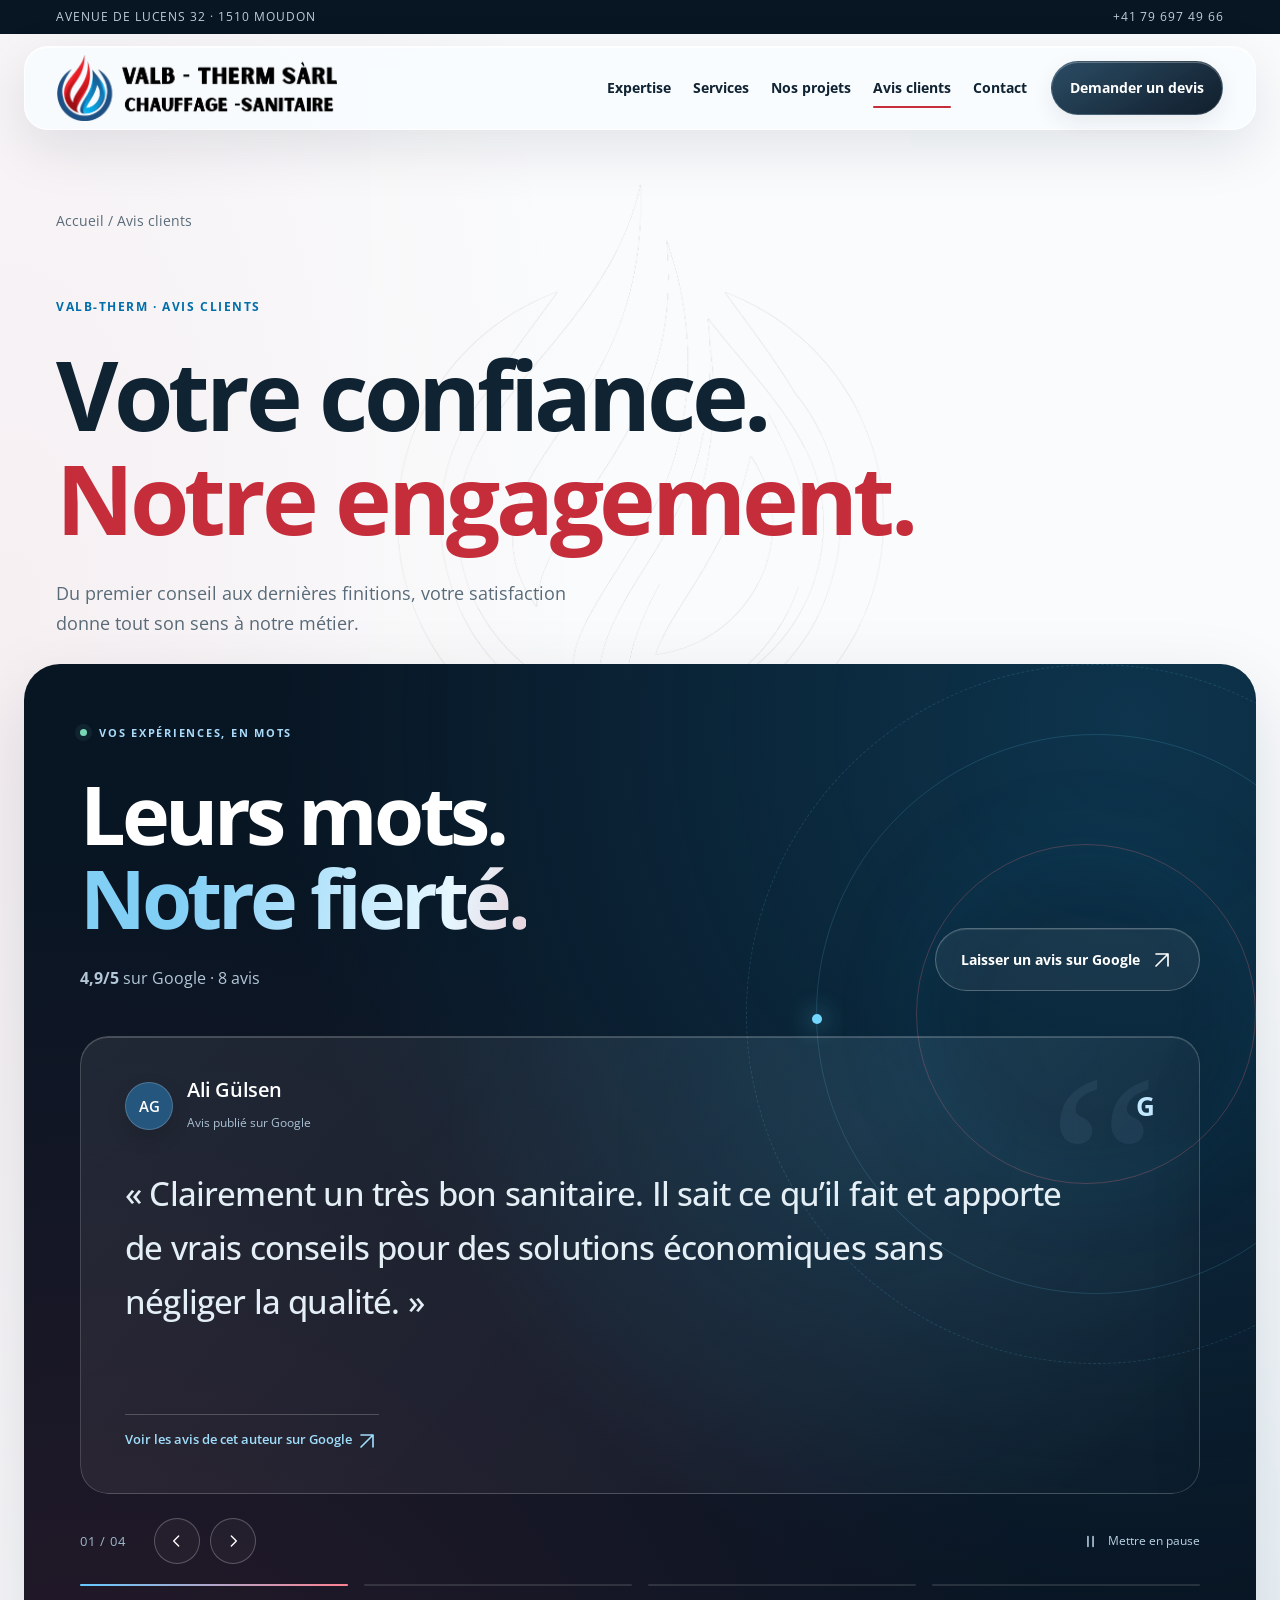
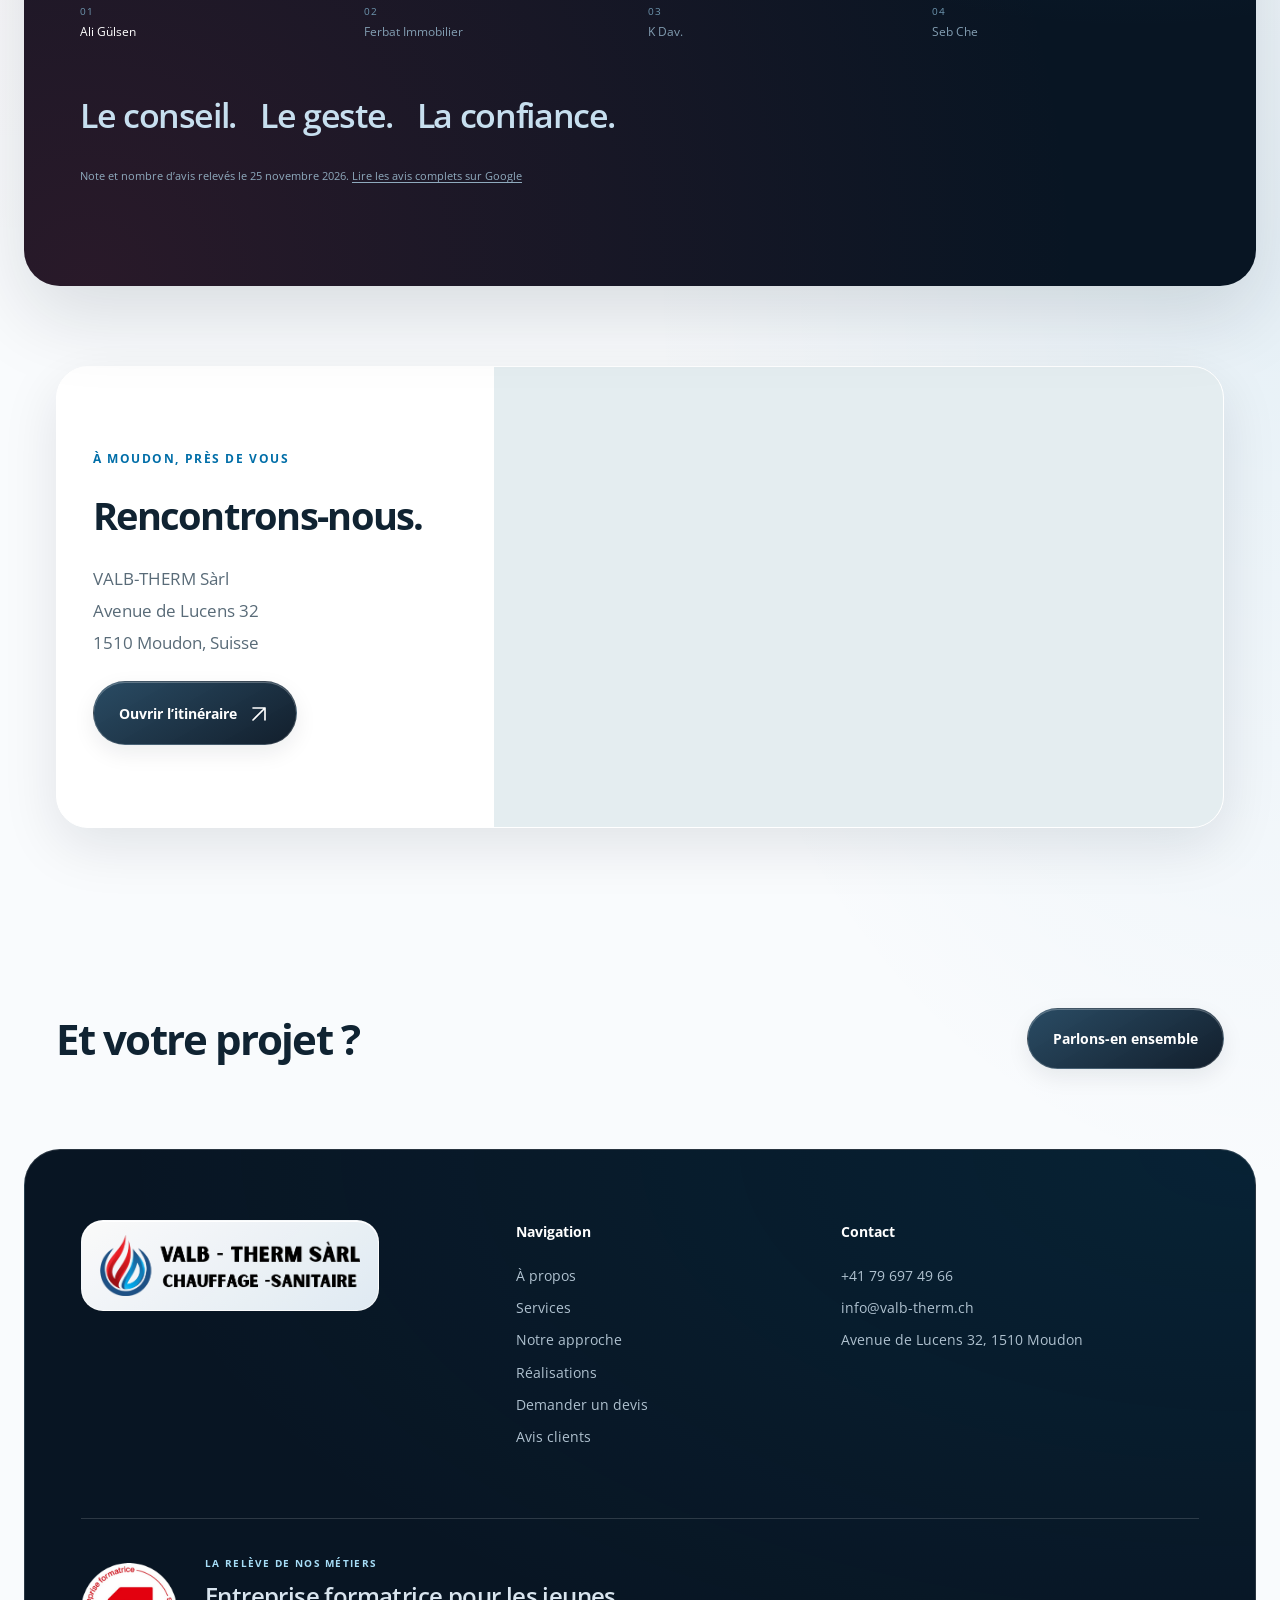
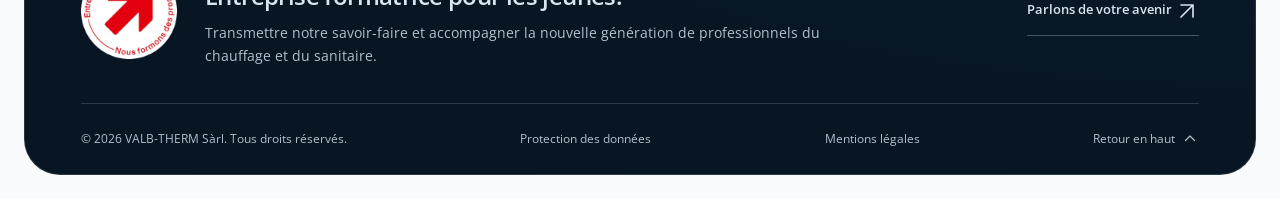
<file: avis.html>
<!DOCTYPE html>
<html lang="fr">
 <head>
  <link rel="apple-touch-icon" sizes="180x180" href="assets/admin-icon-180.png">
  <meta charset="utf-8"/>
  <meta content="width=device-width, initial-scale=1" name="viewport"/>
  <meta content="#081523" name="theme-color"/>
  <meta content="Découvrez les témoignages de nos clients sur Google et retrouvez VALB-THERM Sàrl, chauffage et sanitaire, à Moudon." name="description"/>
  <title>
   Avis clients — VALB-THERM | Moudon
  </title>
  <link href="https://fonts.googleapis.com" rel="preconnect"/>
  <link crossorigin="" href="https://fonts.gstatic.com" rel="preconnect"/>
  <link href="https://fonts.googleapis.com/css2?family=Open+Sans:wght@400;500;600;700;800&amp;display=swap" rel="stylesheet"/>
  <link href="styles.css" rel="stylesheet"/>
  <link href="assets/favicon.svg" rel="icon" type="image/svg+xml"/>
  <link href="glass.css" rel="stylesheet"/>
  <link href="updates.css" rel="stylesheet"/>
 </head>
 <body class="showcase">
  <div aria-hidden="true" class="brand-watermark">
  </div>
  <div aria-hidden="true" class="scroll-progress">
  </div>
  <div class="topline">
   <span>
    AVENUE DE LUCENS 32 · 1510 MOUDON
   </span>
   <a href="tel:+41796974966">
    +41 79 697 49 66
   </a>
  </div>
  <header class="site-header" id="top">
   <a aria-label="VALB-THERM, accueil" class="brand" href="index.html#top">
    <img alt="VALB-THERM Sàrl — Chauffage sanitaire" class="brand-logo" height="269" src="assets/logo-horizontal-transparent.png" width="1150"/>
   </a>
   <nav id="nav">
    <a href="index.html#expertise">
     Expertise
    </a>
    <a href="index.html#services">
     Services
    </a>
    <a href="projets.html">
     Nos projets
    </a>
    <a aria-current="page" href="avis.html">
     Avis clients
    </a>
    <a href="index.html#contact">
     Contact
    </a>
   </nav>
   <a class="header-cta" href="index.html#devis">
    Demander un devis
   </a>
   <button aria-controls="nav" aria-expanded="false" aria-label="Ouvrir le menu" data-open="false" id="menu">
    <svg aria-hidden="true" class="ui-icon icon-menu" focusable="false" viewbox="0 0 24 24">
     <use href="assets/icons.svg#menu">
     </use>
    </svg>
    <svg aria-hidden="true" class="ui-icon icon-close" focusable="false" viewbox="0 0 24 24">
     <use href="assets/icons.svg#close">
     </use>
    </svg>
   </button>
  </header>
  <main>
   <section class="project-intro wrap reviews-intro">
    <a class="back-link" href="index.html">
     Accueil / Avis clients
    </a>
    <div class="section-index">
     VALB-THERM · AVIS CLIENTS
    </div>
    <h1>
     Votre confiance.
     <br/>
     <em>
      Notre engagement.
     </em>
    </h1>
    <p>
     Du premier conseil aux dernières finitions, votre satisfaction donne tout son sens à notre métier.
    </p>
   </section>
   <section aria-labelledby="reviews-title" class="reviews-section wrap reviews-immersive" id="avis">
    <div aria-hidden="true" class="review-ambient">
     <span>
     </span>
     <span>
     </span>
     <span>
     </span>
    </div>
    <div class="review-kicker">
     <span aria-hidden="true">
     </span>
     VOS EXPÉRIENCES, EN MOTS
    </div>
    <div class="reviews-heading">
     <div>
      <h2 id="reviews-title">
       Leurs mots.
       <br/>
       <span>
        Notre fierté.
       </span>
      </h2>
      <p>
       <strong>4,9/5</strong> sur Google · 8 avis
      </p>
     </div>
     <a class="btn btn-dark" href="https://search.google.com/local/writereview?placeid=ChIJv0f9Mopgjo8Rr8z63q2bouk" rel="noopener noreferrer" target="_blank">
      Laisser un avis sur Google
      <span aria-hidden="true">
       <svg aria-hidden="true" class="ui-icon" focusable="false" viewBox="0 0 24 24"><use href="assets/icons.svg#arrow-external"></use></svg>
      </span>
     </a>
    </div>
    <div class="reviews-grid">
     <article class="review-card" data-review-index="0">
      <span aria-hidden="true" class="review-quote-mark">
       “
      </span>
      <div class="review-author">
       <span aria-hidden="true" class="review-avatar">
        AG
       </span>
       <div>
        <h3>
         Ali Gülsen
        </h3>
        <span>
         Avis publié sur Google
        </span>
       </div>
       <span aria-hidden="true" class="google-letter">
        G
       </span>
      </div>
      <blockquote>
       « Clairement un très bon sanitaire. Il sait ce qu’il fait et apporte de vrais conseils pour des solutions économiques sans négliger la qualité. »
      </blockquote>
      <a href="https://www.google.com/maps/contrib/100393752426648596150/reviews?hl=fr" rel="noopener noreferrer" target="_blank">
       Voir les avis de cet auteur sur Google
       <span aria-hidden="true">
        <svg aria-hidden="true" class="ui-icon" focusable="false" viewBox="0 0 24 24"><use href="assets/icons.svg#arrow-external"></use></svg>
       </span>
      </a>
     </article>
     <article class="review-card" data-review-index="1">
      <span aria-hidden="true" class="review-quote-mark">
       “
      </span>
      <div class="review-author">
       <span aria-hidden="true" class="review-avatar">
        FI
       </span>
       <div>
        <h3>
         Ferbat Immobilier
        </h3>
        <span>
         Avis publié sur Google
        </span>
       </div>
       <span aria-hidden="true" class="google-letter">
        G
       </span>
      </div>
      <blockquote>
       « Nous avons fait appel à cette entreprise pour l’installation d’un adoucisseur ainsi que pour plusieurs interventions en sanitaire. Nous sommes très satisfaits du travail réalisé : intervention professionnelle, travail soigné et de qualité […] »
      </blockquote>
      <a href="https://www.google.com/maps/contrib/110717519328822066818/reviews?hl=fr" rel="noopener noreferrer" target="_blank">
       Voir les avis de cet auteur sur Google
       <span aria-hidden="true">
        <svg aria-hidden="true" class="ui-icon" focusable="false" viewBox="0 0 24 24"><use href="assets/icons.svg#arrow-external"></use></svg>
       </span>
      </a>
     </article>
     <article class="review-card" data-review-index="2">
      <span aria-hidden="true" class="review-quote-mark">
       “
      </span>
      <div class="review-author">
       <span aria-hidden="true" class="review-avatar">
        KD
       </span>
       <div>
        <h3>
         K Dav.
        </h3>
        <span>
         Avis publié sur Google
        </span>
       </div>
       <span aria-hidden="true" class="google-letter">
        G
       </span>
      </div>
      <blockquote>
       « Nous avons trouvé Valb-term grâce à devis.ch et nous en sommes absolument ravis ! »
      </blockquote>
      <a href="https://www.google.com/maps/contrib/113886659045148607341/reviews?hl=fr" rel="noopener noreferrer" target="_blank">
       Voir les avis de cet auteur sur Google
       <span aria-hidden="true">
        <svg aria-hidden="true" class="ui-icon" focusable="false" viewBox="0 0 24 24"><use href="assets/icons.svg#arrow-external"></use></svg>
       </span>
      </a>
     </article>
     <article class="review-card" data-review-index="3">
      <span aria-hidden="true" class="review-quote-mark">
       “
      </span>
      <div class="review-author">
       <span aria-hidden="true" class="review-avatar">
        SC
       </span>
       <div>
        <h3>
         Seb Che
        </h3>
        <span>
         Avis publié sur Google
        </span>
       </div>
       <span aria-hidden="true" class="google-letter">
        G
       </span>
      </div>
      <blockquote>
       « Nous avons demandé ses services pour avoir l’eau dans le jardin, déplaçer le boiler et la laverie, et changer toute la tuyauterie d’arrivée d’eau au niveau du compteur. L’entreprise a été très réactif, a fait un excellent travail […] »
      </blockquote>
      <a href="https://www.google.com/maps/contrib/115089892132090656198/reviews?hl=fr" rel="noopener noreferrer" target="_blank">
       Voir les avis de cet auteur sur Google
       <span aria-hidden="true">
        <svg aria-hidden="true" class="ui-icon" focusable="false" viewBox="0 0 24 24"><use href="assets/icons.svg#arrow-external"></use></svg>
       </span>
      </a>
     </article>
    </div>
    <div aria-hidden="true" class="review-signature">
     <span>
      Le conseil.
     </span>
     <span>
      Le geste.
     </span>
     <span>
      La confiance.
     </span>
    </div>
    <p class="reviews-source">
     Note et nombre d’avis relevés le <time datetime="2026-11-25">25 novembre 2026</time>.
     <a href="https://www.google.com/maps?cid=16835189528136961199" rel="noopener noreferrer" target="_blank">Lire les avis complets sur Google</a>
    </p>
   </section>
   <section aria-labelledby="map-title" class="map-section wrap">
    <div class="map-info">
     <div class="section-index">
      À MOUDON, PRÈS DE VOUS
     </div>
     <h2 id="map-title">
      Rencontrons-nous.
     </h2>
     <p>
      VALB-THERM Sàrl
      <br/>
      Avenue de Lucens 32
      <br/>
      1510 Moudon, Suisse
     </p>
     <a class="btn btn-dark" href="https://www.google.com/maps/search/?api=1&amp;query=VALB-THERM%20Avenue%20de%20Lucens%2032%201510%20Moudon" rel="noopener noreferrer" target="_blank">
      Ouvrir l’itinéraire
      <span aria-hidden="true">
       <svg aria-hidden="true" class="ui-icon" focusable="false" viewBox="0 0 24 24"><use href="assets/icons.svg#arrow-external"></use></svg>
      </span>
     </a>
    </div>
    <iframe allowfullscreen="" height="460" loading="lazy" referrerpolicy="no-referrer-when-downgrade" src="https://maps.google.com/maps?q=VALB-THERM%20Avenue%20de%20Lucens%2032%201510%20Moudon&amp;z=15&amp;output=embed" title="Carte : VALB-THERM, Avenue de Lucens 32, 1510 Moudon" width="800">
    </iframe>
   </section>
   <section class="project-end wrap">
    <h2>
     Et votre projet ?
    </h2>
    <a class="btn btn-dark" href="index.html#devis">
     Parlons-en ensemble
    </a>
   </section>
  </main>
  <footer>
   <div class="wrap footer-main">
    <a class="brand footer-brand" href="index.html#top">
     <img alt="VALB-THERM Sàrl — Chauffage sanitaire" class="brand-logo" height="269" src="assets/logo-horizontal-transparent.png" width="1150"/>
    </a>
    <div>
     <strong>
      Navigation
     </strong>
     <a href="index.html#expertise">
      À propos
     </a>
     <a href="index.html#services">
      Services
     </a>
     <a href="index.html#approche">
      Notre approche
     </a>
     <a href="index.html#realisations">
      Réalisations
     </a>
     <a href="index.html#devis">
      Demander un devis
     </a>
     <a href="avis.html">
      Avis clients
     </a>
    </div>
    <div>
     <strong>
      Contact
     </strong>
     <a href="tel:+41796974966">
      +41 79 697 49 66
     </a>
     <a href="mailto:info@valb-therm.ch">
      info@valb-therm.ch
     </a>
     <span>
      Avenue de Lucens 32, 1510 Moudon
     </span>
    </div>
   </div>
   <div class="training wrap">
    <img alt="Entreprise formatrice — Nous formons des pros" height="96" loading="lazy" src="assets/partner-12.png" width="96"/>
    <div>
     <span class="section-index">
      LA RELÈVE DE NOS MÉTIERS
     </span>
     <h2>
      Entreprise formatrice pour les jeunes.
     </h2>
     <p>
      Transmettre notre savoir-faire et accompagner la nouvelle génération de professionnels du chauffage et du sanitaire.
     </p>
    </div>
    <a href="mailto:info@valb-therm.ch?subject=Formation%20chez%20VALB-THERM">
     Parlons de votre avenir
     <span aria-hidden="true">
      <svg aria-hidden="true" class="ui-icon" focusable="false" viewBox="0 0 24 24"><use href="assets/icons.svg#arrow-external"></use></svg>
     </span>
    </a>
   </div>
   <div class="footer-bottom wrap">
    <span>
     ©
     <span id="year">
      2026
     </span>
     VALB-THERM Sàrl. Tous droits réservés.
    </span>
    <a href="privacy.html">
     Protection des données
    </a>
    <a href="mentions-legales.html">
     Mentions légales
    </a>
    <a href="index.html#top">
     Retour en haut
     <svg aria-hidden="true" class="ui-icon" focusable="false" viewbox="0 0 24 24">
      <use href="assets/icons.svg#up">
      </use>
     </svg>
    </a>
   </div>
  </footer>
  <script src="script.js">
  </script>
 </body>
</html>
</file>
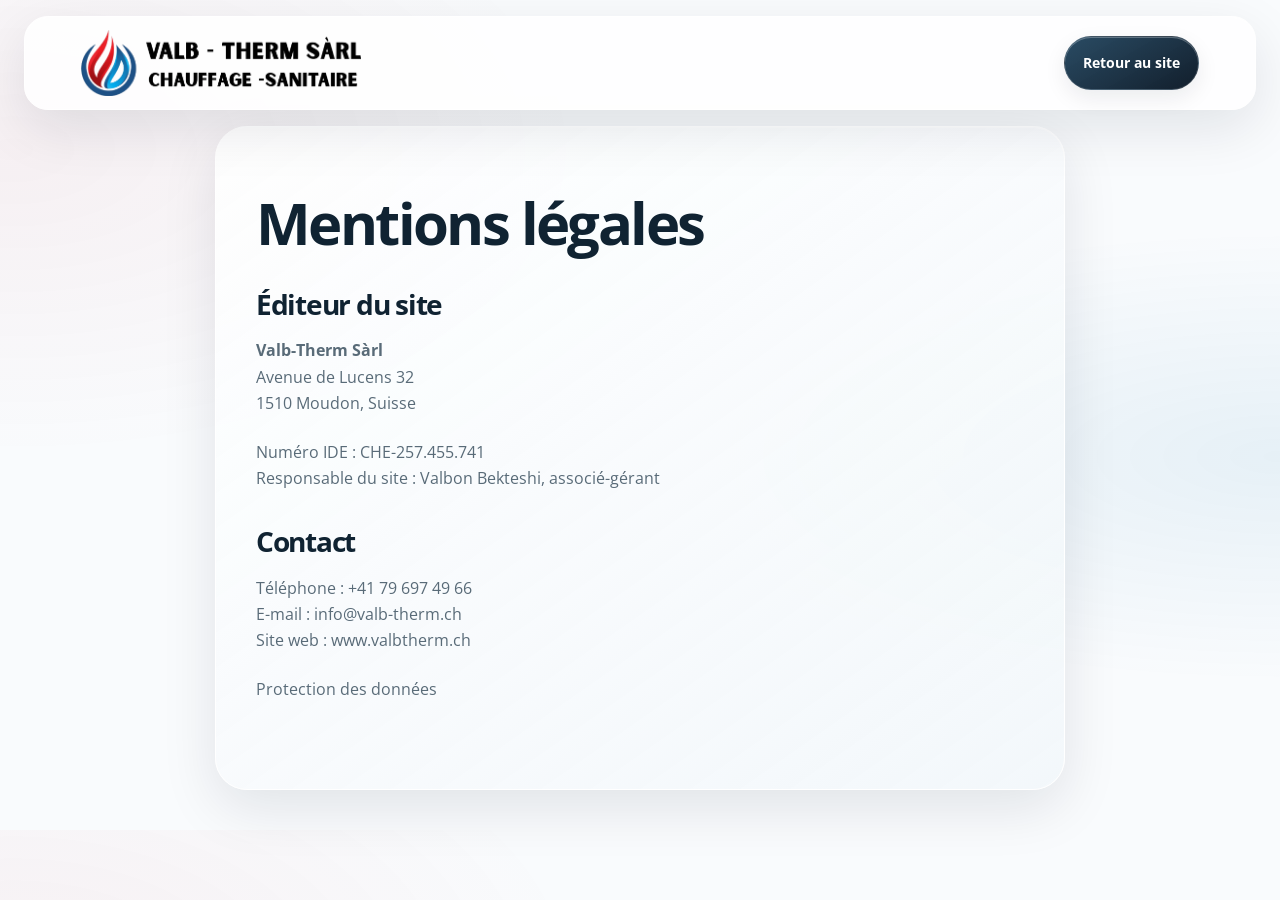
<file: mentions-legales.html>
<!DOCTYPE html>
<html lang="fr">
 <head>
  <meta charset="utf-8"/>
  <meta content="width=device-width,initial-scale=1" name="viewport"/>
  <title>
   Mentions légales — VALB-THERM
  </title>
  <meta content="Coordonnées et informations légales de Valb-Therm Sàrl à Moudon." name="description"/>
  <link href="https://fonts.googleapis.com/css2?family=Open+Sans:wght@400;500;600;700;800&amp;display=swap" rel="stylesheet"/>
  <link href="styles.css" rel="stylesheet"/>
  <link href="assets/favicon.svg" rel="icon" type="image/svg+xml"/>
  <link href="glass.css" rel="stylesheet"/>
  <link href="updates.css" rel="stylesheet"/>
 </head>
 <body>
  <header>
   <a class="brand" href="index.html">
    <img alt="VALB-THERM Sàrl — Chauffage sanitaire" class="brand-logo" height="269" src="assets/logo-horizontal-transparent.png" width="1150"/>
   </a>
   <a class="header-cta" href="index.html">
    Retour au site
   </a>
  </header>
  <main class="legal wrap">
   <h1>
    Mentions légales
   </h1>
   <h2>
    Éditeur du site
   </h2>
   <p>
    <strong>Valb-Therm Sàrl</strong><br/>
    Avenue de Lucens 32<br/>
    1510 Moudon, Suisse
   </p>
   <p>
    Numéro IDE&nbsp;: CHE-257.455.741<br/>
    Responsable du site&nbsp;: Valbon Bekteshi, associé-gérant
   </p>
   <h2>
    Contact
   </h2>
   <p>
    Téléphone&nbsp;: <a href="tel:+41796974966">+41 79 697 49 66</a><br/>
    E-mail&nbsp;: <a href="mailto:info@valb-therm.ch">info@valb-therm.ch</a><br/>
    Site web&nbsp;: <a href="https://www.valbtherm.ch/">www.valbtherm.ch</a>
   </p>
   <p>
    <a href="privacy.html">Protection des données</a>
   </p>
  </main>
 </body>
</html>
</file>
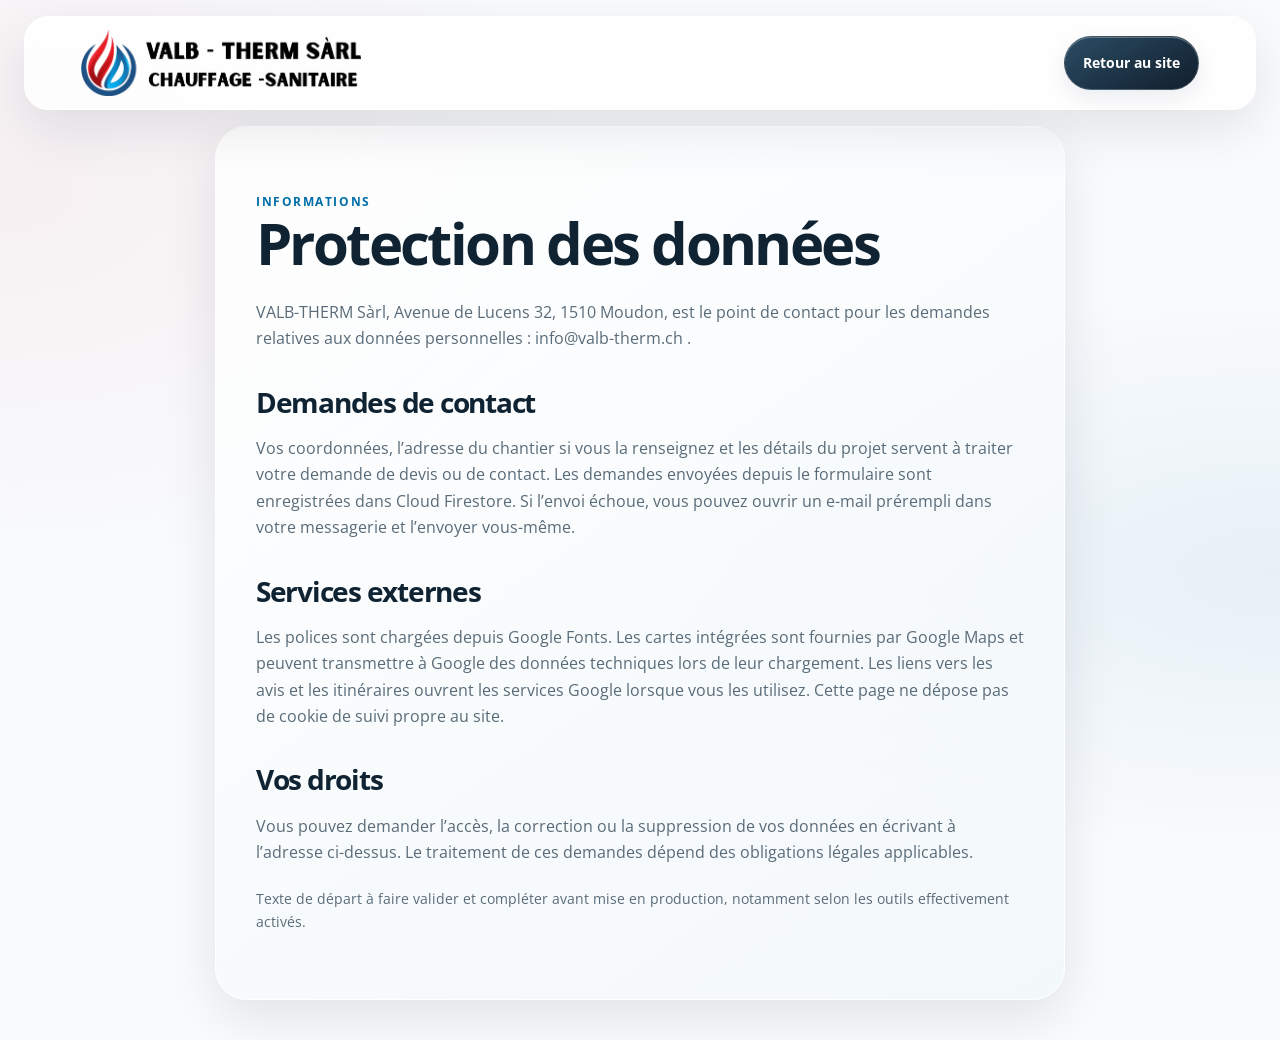
<file: privacy.html>
<!DOCTYPE html>
<html lang="fr">
 <head>
  <meta charset="utf-8"/>
  <meta content="width=device-width,initial-scale=1" name="viewport"/>
  <title>
   Protection des données — VALB-THERM
  </title>
  <link href="https://fonts.googleapis.com/css2?family=Open+Sans:wght@400;500;600;700;800&amp;display=swap" rel="stylesheet"/>
  <link href="styles.css" rel="stylesheet"/>
  <link href="assets/favicon.svg" rel="icon" type="image/svg+xml"/>
  <link href="glass.css" rel="stylesheet"/>
  <link href="updates.css" rel="stylesheet"/>
 </head>
 <body>
  <header>
   <a class="brand" href="index.html">
    <img alt="VALB-THERM Sàrl — Chauffage sanitaire" class="brand-logo" height="269" src="assets/logo-horizontal-transparent.png" width="1150"/>
   </a>
   <a class="header-cta" href="index.html">
    Retour au site
   </a>
  </header>
  <main class="legal wrap">
   <div class="section-index">
    INFORMATIONS
   </div>
   <h1>
    Protection des données
   </h1>
   <p>
    VALB-THERM Sàrl, Avenue de Lucens 32, 1510 Moudon, est le point de contact pour les demandes relatives aux données personnelles :
    <a href="mailto:info@valb-therm.ch">
     info@valb-therm.ch
    </a>
    .
   </p>
   <h2>
    Demandes de contact
   </h2>
   <p>
    Vos coordonnées, l’adresse du chantier si vous la renseignez et les détails du projet servent à traiter votre demande de devis ou de contact. Les demandes envoyées depuis le formulaire sont enregistrées dans Cloud Firestore. Si l’envoi échoue, vous pouvez ouvrir un e-mail prérempli dans votre messagerie et l’envoyer vous-même.
   </p>
   <h2>
    Services externes
   </h2>
   <p>
    Les polices sont chargées depuis Google Fonts. Les cartes intégrées sont fournies par Google Maps et peuvent transmettre à Google des données techniques lors de leur chargement. Les liens vers les avis et les itinéraires ouvrent les services Google lorsque vous les utilisez. Cette page ne dépose pas de cookie de suivi propre au site.
   </p>
   <h2>
    Vos droits
   </h2>
   <p>
    Vous pouvez demander l’accès, la correction ou la suppression de vos données en écrivant à l’adresse ci-dessus. Le traitement de ces demandes dépend des obligations légales applicables.
   </p>
   <p class="form-note">
    Texte de départ à faire valider et compléter avant mise en production, notamment selon les outils effectivement activés.
   </p>
  </main>
 </body>
</html>
</file>
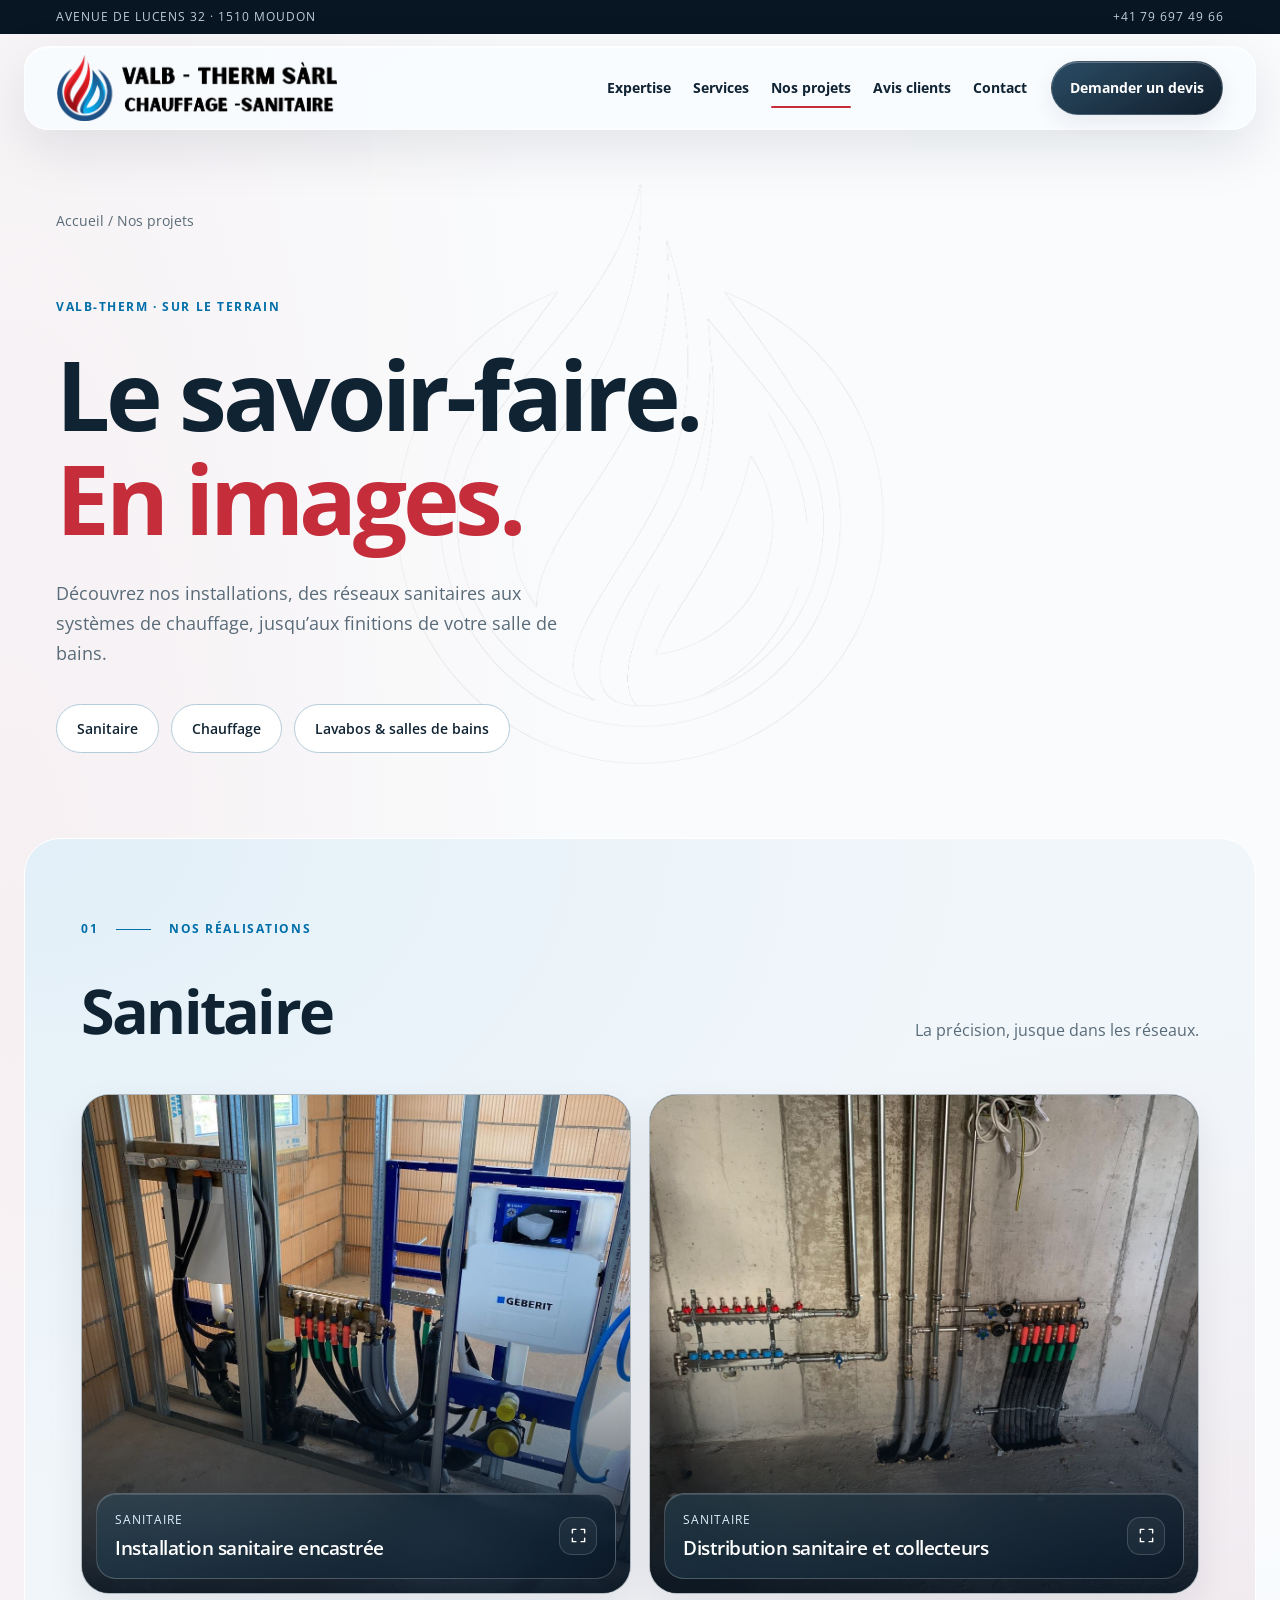
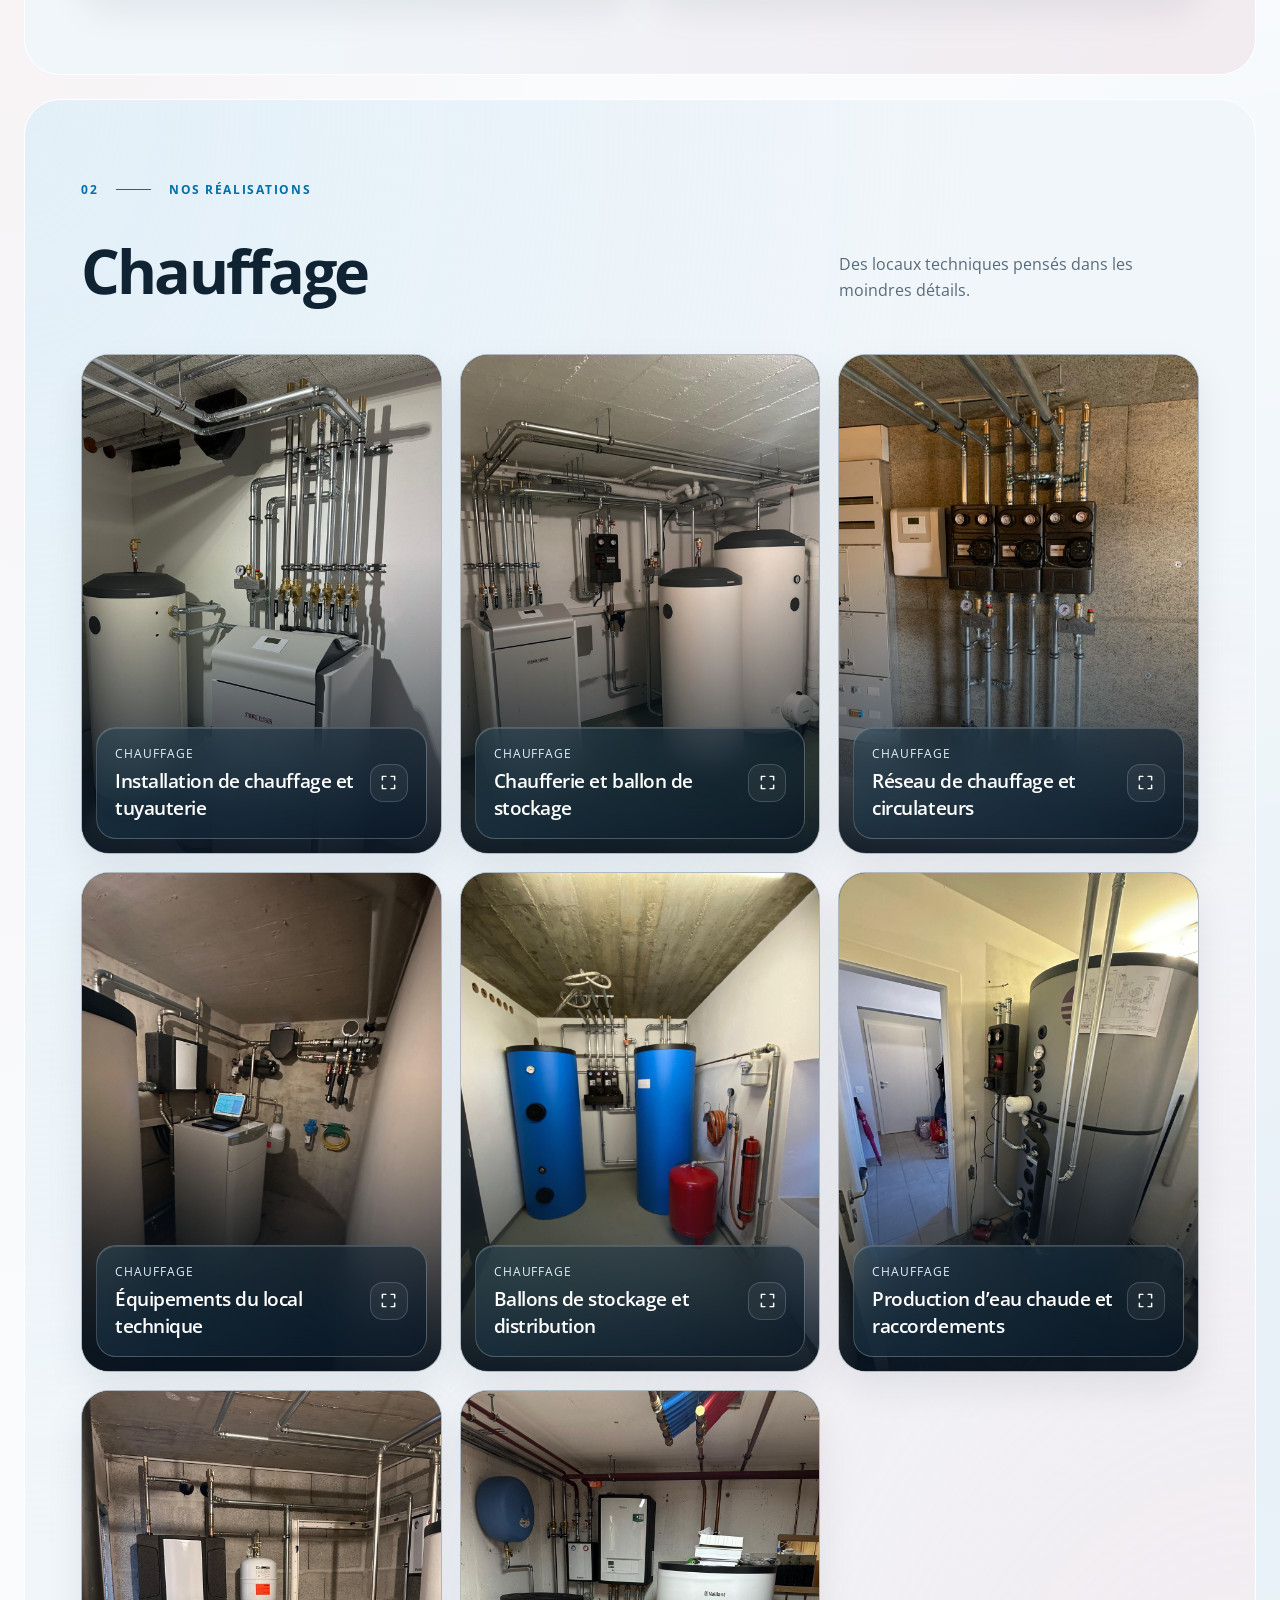
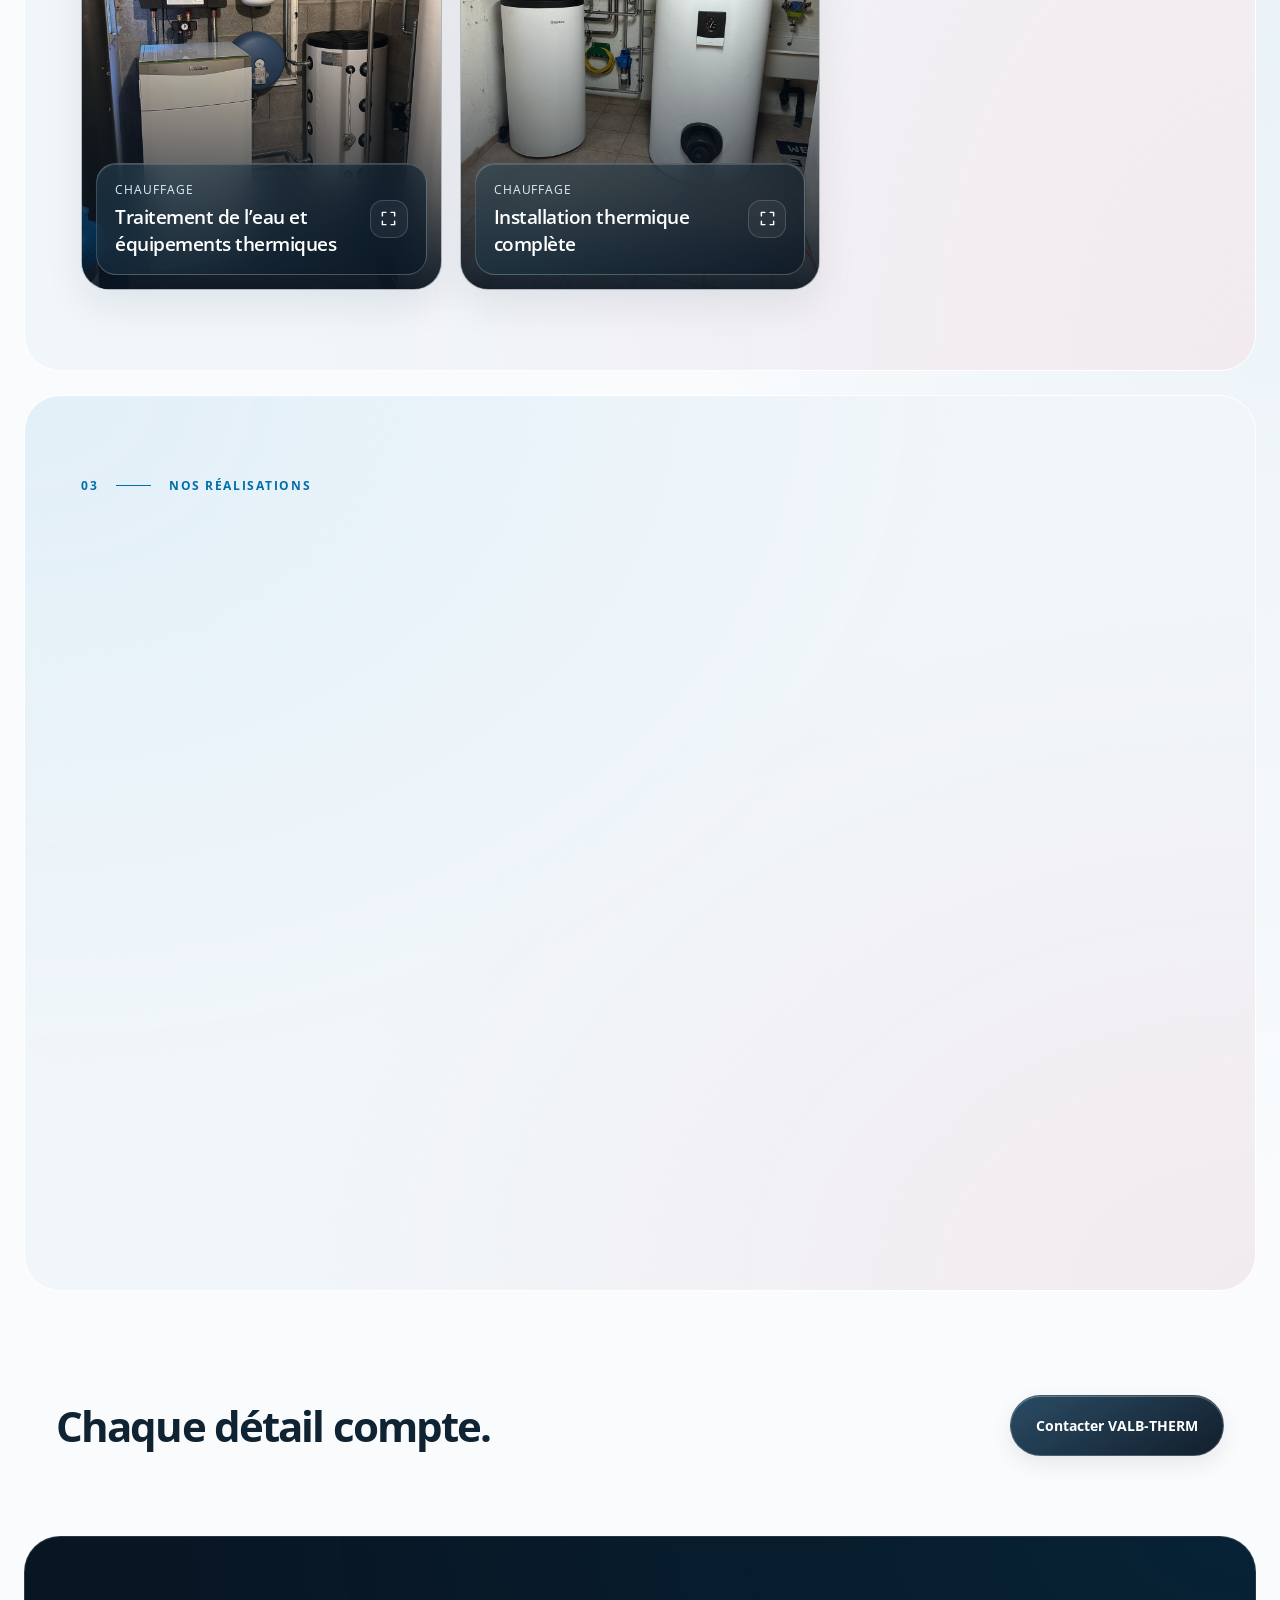
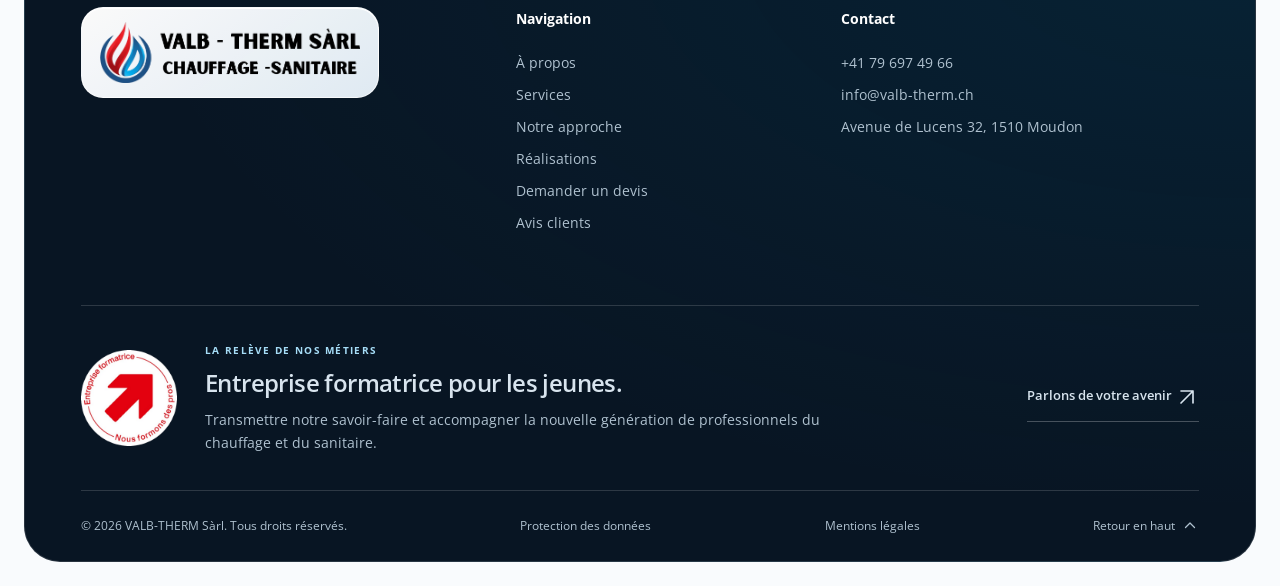
<file: projets.html>
<!DOCTYPE html>
<html lang="fr">
 <head>
  <link rel="apple-touch-icon" sizes="180x180" href="assets/admin-icon-180.png">
  <meta charset="utf-8"/>
  <meta content="width=device-width, initial-scale=1" name="viewport"/>
  <meta content="#081523" name="theme-color"/>
  <meta content="Nos réalisations en sanitaire, chauffage, lavabos et salles de bains. Découvrez les photos des installations VALB-THERM à Moudon." name="description"/>
  <title>
   Nos projets — VALB-THERM | Chauffage &amp; sanitaire
  </title>
  <link href="https://fonts.googleapis.com" rel="preconnect"/>
  <link crossorigin="" href="https://fonts.gstatic.com" rel="preconnect"/>
  <link href="https://fonts.googleapis.com/css2?family=Open+Sans:wght@400;500;600;700;800&amp;display=swap" rel="stylesheet"/>
  <link href="styles.css" rel="stylesheet"/>
  <link href="assets/favicon.svg" rel="icon" type="image/svg+xml"/>
  <link href="glass.css" rel="stylesheet"/>
  <link href="updates.css" rel="stylesheet"/>
 </head>
 <body class="showcase">
  <div aria-hidden="true" class="brand-watermark">
  </div>
  <div aria-hidden="true" class="scroll-progress">
  </div>
  <div class="topline">
   <span>
    AVENUE DE LUCENS 32 · 1510 MOUDON
   </span>
   <a href="tel:+41796974966">
    +41 79 697 49 66
   </a>
  </div>
  <header class="site-header" id="top">
   <a aria-label="VALB-THERM, accueil" class="brand" href="index.html#top">
    <img alt="VALB-THERM Sàrl — Chauffage sanitaire" class="brand-logo" height="269" src="assets/logo-horizontal-transparent.png" width="1150"/>
   </a>
   <nav id="nav">
    <a href="index.html#expertise">
     Expertise
    </a>
    <a href="index.html#services">
     Services
    </a>
    <a aria-current="page" href="projets.html">
     Nos projets
    </a>
    <a href="avis.html">
     Avis clients
    </a>
    <a href="index.html#contact">
     Contact
    </a>
   </nav>
   <a class="header-cta" href="index.html#devis">
    Demander un devis
   </a>
   <button aria-controls="nav" aria-expanded="false" aria-label="Ouvrir le menu" data-open="false" id="menu">
    <svg aria-hidden="true" class="ui-icon icon-menu" focusable="false" viewbox="0 0 24 24">
     <use href="assets/icons.svg#menu">
     </use>
    </svg>
    <svg aria-hidden="true" class="ui-icon icon-close" focusable="false" viewbox="0 0 24 24">
     <use href="assets/icons.svg#close">
     </use>
    </svg>
   </button>
  </header>
  <main>
   <section class="project-intro wrap">
    <a class="back-link" href="index.html">
     Accueil / Nos projets
    </a>
    <div class="section-index">
     VALB-THERM · SUR LE TERRAIN
    </div>
    <h1>
     Le savoir-faire.
     <br/>
     <em>
      En images.
     </em>
    </h1>
    <p>
     Découvrez nos installations, des réseaux sanitaires aux systèmes de chauffage, jusqu’aux finitions de votre salle de bains.
    </p>
    <nav aria-label="Domaines de réalisations" class="gallery-nav">
     <a href="#sanitaire">
      Sanitaire
     </a>
     <a href="#chauffage">
      Chauffage
     </a>
     <a href="#lavabos">
      Lavabos &amp; salles de bains
     </a>
    </nav>
   </section>
   <section aria-labelledby="title-sanitaire" class="work project-gallery" id="sanitaire">
    <div class="wrap">
     <div class="section-index">
      01
      <span>
      </span>
      NOS RÉALISATIONS
     </div>
     <div class="work-heading">
      <h2 id="title-sanitaire">
       Sanitaire
      </h2>
      <p>
       La précision, jusque dans les réseaux.
      </p>
     </div>
     <div class="work-grid category-grid">
      <button aria-label="Agrandir : Installation sanitaire encastrée" class="work-card" data-full="assets/project-6.jpg" type="button">
       <img alt="Installation sanitaire encastrée — réalisation VALB-THERM" loading="lazy" src="assets/project-6.jpg"/>
       <span>
        <small>
         SANITAIRE
        </small>
        <b>
         Installation sanitaire encastrée
        </b>
        <i>
         <svg aria-hidden="true" class="ui-icon" focusable="false" viewbox="0 0 24 24">
          <use href="assets/icons.svg#expand">
          </use>
         </svg>
        </i>
       </span>
      </button>
      <button aria-label="Agrandir : Distribution sanitaire et collecteurs" class="work-card" data-full="assets/project-2.jpg" type="button">
       <img alt="Distribution sanitaire et collecteurs — réalisation VALB-THERM" loading="lazy" src="assets/project-2.jpg"/>
       <span>
        <small>
         SANITAIRE
        </small>
        <b>
         Distribution sanitaire et collecteurs
        </b>
        <i>
         <svg aria-hidden="true" class="ui-icon" focusable="false" viewbox="0 0 24 24">
          <use href="assets/icons.svg#expand">
          </use>
         </svg>
        </i>
       </span>
      </button>
     </div>
    </div>
   </section>
   <section aria-labelledby="title-chauffage" class="work project-gallery" id="chauffage">
    <div class="wrap">
     <div class="section-index">
      02
      <span>
      </span>
      NOS RÉALISATIONS
     </div>
     <div class="work-heading">
      <h2 id="title-chauffage">
       Chauffage
      </h2>
      <p>
       Des locaux techniques pensés dans les moindres détails.
      </p>
     </div>
     <div class="work-grid category-grid">
      <button aria-label="Agrandir : Installation de chauffage et tuyauterie" class="work-card" data-full="assets/project-11.jpg" type="button">
       <img alt="Installation de chauffage et tuyauterie — réalisation VALB-THERM" loading="lazy" src="assets/project-11.jpg"/>
       <span>
        <small>
         CHAUFFAGE
        </small>
        <b>
         Installation de chauffage et tuyauterie
        </b>
        <i>
         <svg aria-hidden="true" class="ui-icon" focusable="false" viewbox="0 0 24 24">
          <use href="assets/icons.svg#expand">
          </use>
         </svg>
        </i>
       </span>
      </button>
      <button aria-label="Agrandir : Chaufferie et ballon de stockage" class="work-card" data-full="assets/project-8.jpg" type="button">
       <img alt="Chaufferie et ballon de stockage — réalisation VALB-THERM" loading="lazy" src="assets/project-8.jpg"/>
       <span>
        <small>
         CHAUFFAGE
        </small>
        <b>
         Chaufferie et ballon de stockage
        </b>
        <i>
         <svg aria-hidden="true" class="ui-icon" focusable="false" viewbox="0 0 24 24">
          <use href="assets/icons.svg#expand">
          </use>
         </svg>
        </i>
       </span>
      </button>
      <button aria-label="Agrandir : Réseau de chauffage et circulateurs" class="work-card" data-full="assets/project-5.jpg" type="button">
       <img alt="Réseau de chauffage et circulateurs — réalisation VALB-THERM" loading="lazy" src="assets/project-5.jpg"/>
       <span>
        <small>
         CHAUFFAGE
        </small>
        <b>
         Réseau de chauffage et circulateurs
        </b>
        <i>
         <svg aria-hidden="true" class="ui-icon" focusable="false" viewbox="0 0 24 24">
          <use href="assets/icons.svg#expand">
          </use>
         </svg>
        </i>
       </span>
      </button>
      <button aria-label="Agrandir : Équipements du local technique" class="work-card" data-full="assets/project-9.jpg" type="button">
       <img alt="Équipements du local technique — réalisation VALB-THERM" loading="lazy" src="assets/project-9.jpg"/>
       <span>
        <small>
         CHAUFFAGE
        </small>
        <b>
         Équipements du local technique
        </b>
        <i>
         <svg aria-hidden="true" class="ui-icon" focusable="false" viewbox="0 0 24 24">
          <use href="assets/icons.svg#expand">
          </use>
         </svg>
        </i>
       </span>
      </button>
      <button aria-label="Agrandir : Ballons de stockage et distribution" class="work-card" data-full="assets/project-10.jpg" type="button">
       <img alt="Ballons de stockage et distribution — réalisation VALB-THERM" loading="lazy" src="assets/project-10.jpg"/>
       <span>
        <small>
         CHAUFFAGE
        </small>
        <b>
         Ballons de stockage et distribution
        </b>
        <i>
         <svg aria-hidden="true" class="ui-icon" focusable="false" viewbox="0 0 24 24">
          <use href="assets/icons.svg#expand">
          </use>
         </svg>
        </i>
       </span>
      </button>
      <button aria-label="Agrandir : Production d’eau chaude et raccordements" class="work-card" data-full="assets/project-12.jpg" type="button">
       <img alt="Production d’eau chaude et raccordements — réalisation VALB-THERM" loading="lazy" src="assets/project-12.jpg"/>
       <span>
        <small>
         CHAUFFAGE
        </small>
        <b>
         Production d’eau chaude et raccordements
        </b>
        <i>
         <svg aria-hidden="true" class="ui-icon" focusable="false" viewbox="0 0 24 24">
          <use href="assets/icons.svg#expand">
          </use>
         </svg>
        </i>
       </span>
      </button>
      <button aria-label="Agrandir : Traitement de l’eau et équipements thermiques" class="work-card" data-full="assets/project-13.jpg" type="button">
       <img alt="Traitement de l’eau et équipements thermiques — réalisation VALB-THERM" loading="lazy" src="assets/project-13.jpg"/>
       <span>
        <small>
         CHAUFFAGE
        </small>
        <b>
         Traitement de l’eau et équipements thermiques
        </b>
        <i>
         <svg aria-hidden="true" class="ui-icon" focusable="false" viewbox="0 0 24 24">
          <use href="assets/icons.svg#expand">
          </use>
         </svg>
        </i>
       </span>
      </button>
      <button aria-label="Agrandir : Installation thermique complète" class="work-card" data-full="assets/project-14.jpg" type="button">
       <img alt="Installation thermique complète — réalisation VALB-THERM" loading="lazy" src="assets/project-14.jpg"/>
       <span>
        <small>
         CHAUFFAGE
        </small>
        <b>
         Installation thermique complète
        </b>
        <i>
         <svg aria-hidden="true" class="ui-icon" focusable="false" viewbox="0 0 24 24">
          <use href="assets/icons.svg#expand">
          </use>
         </svg>
        </i>
       </span>
      </button>
     </div>
    </div>
   </section>
   <section aria-labelledby="title-lavabos" class="work project-gallery" id="lavabos">
    <div class="wrap">
     <div class="section-index">
      03
      <span>
      </span>
      NOS RÉALISATIONS
     </div>
     <div class="work-heading">
      <h2 id="title-lavabos">
       Lavabos &amp; salles de bains
      </h2>
      <p>
       Le soin des finitions, au quotidien.
      </p>
     </div>
     <div class="work-grid category-grid">
      <button aria-label="Agrandir : Double vasque sur meuble en bois" class="work-card" data-full="assets/project-4.jpg" type="button">
       <img alt="Double vasque sur meuble en bois — réalisation VALB-THERM" loading="lazy" src="assets/project-4.jpg"/>
       <span>
        <small>
         LAVABOS &amp; SALLES DE BAINS
        </small>
        <b>
         Double vasque sur meuble en bois
        </b>
        <i>
         <svg aria-hidden="true" class="ui-icon" focusable="false" viewbox="0 0 24 24">
          <use href="assets/icons.svg#expand">
          </use>
         </svg>
        </i>
       </span>
      </button>
     </div>
    </div>
   </section>
   <section class="project-end wrap">
    <h2>
     Chaque détail compte.
    </h2>
    <a class="btn btn-dark" href="index.html#contact">
     Contacter VALB-THERM
    </a>
   </section>
   <dialog aria-label="Photo de réalisation" class="gallery-dialog" id="gallery-dialog">
    <button aria-hidden="false" aria-label="Fermer la photo" class="gallery-close">
     <svg aria-hidden="true" class="ui-icon" focusable="false" viewbox="0 0 24 24">
      <use href="assets/icons.svg#close">
      </use>
     </svg>
    </button>
    <button aria-hidden="false" aria-label="Photo précédente" class="gallery-prev">
     <svg aria-hidden="true" class="ui-icon" focusable="false" viewbox="0 0 24 24">
      <use href="assets/icons.svg#previous">
      </use>
     </svg>
    </button>
    <img alt="Réalisation VALB-THERM"/>
    <button aria-hidden="false" aria-label="Photo suivante" class="gallery-next">
     <svg aria-hidden="true" class="ui-icon" focusable="false" viewbox="0 0 24 24">
      <use href="assets/icons.svg#next">
      </use>
     </svg>
    </button>
    <div class="gallery-count">
    </div>
   </dialog>
  </main>
  <footer>
   <div class="wrap footer-main">
    <a class="brand footer-brand" href="index.html#top">
     <img alt="VALB-THERM Sàrl — Chauffage sanitaire" class="brand-logo" height="269" src="assets/logo-horizontal-transparent.png" width="1150"/>
    </a>
    <div>
     <strong>
      Navigation
     </strong>
     <a href="index.html#expertise">
      À propos
     </a>
     <a href="index.html#services">
      Services
     </a>
     <a href="index.html#approche">
      Notre approche
     </a>
     <a href="index.html#realisations">
      Réalisations
     </a>
     <a href="index.html#devis">
      Demander un devis
     </a>
     <a href="avis.html">
      Avis clients
     </a>
    </div>
    <div>
     <strong>
      Contact
     </strong>
     <a href="tel:+41796974966">
      +41 79 697 49 66
     </a>
     <a href="mailto:info@valb-therm.ch">
      info@valb-therm.ch
     </a>
     <span>
      Avenue de Lucens 32, 1510 Moudon
     </span>
    </div>
   </div>
   <div class="training wrap">
    <img alt="Entreprise formatrice — Nous formons des pros" height="96" loading="lazy" src="assets/partner-12.png" width="96"/>
    <div>
     <span class="section-index">
      LA RELÈVE DE NOS MÉTIERS
     </span>
     <h2>
      Entreprise formatrice pour les jeunes.
     </h2>
     <p>
      Transmettre notre savoir-faire et accompagner la nouvelle génération de professionnels du chauffage et du sanitaire.
     </p>
    </div>
    <a href="mailto:info@valb-therm.ch?subject=Formation%20chez%20VALB-THERM">
     Parlons de votre avenir
     <span aria-hidden="true">
      <svg aria-hidden="true" class="ui-icon" focusable="false" viewBox="0 0 24 24"><use href="assets/icons.svg#arrow-external"></use></svg>
     </span>
    </a>
   </div>
   <div class="footer-bottom wrap">
    <span>
     ©
     <span id="year">
      2026
     </span>
     VALB-THERM Sàrl. Tous droits réservés.
    </span>
    <a href="privacy.html">
     Protection des données
    </a>
    <a href="mentions-legales.html">
     Mentions légales
    </a>
    <a href="index.html#top">
     Retour en haut
     <svg aria-hidden="true" class="ui-icon" focusable="false" viewbox="0 0 24 24">
      <use href="assets/icons.svg#up">
      </use>
     </svg>
    </a>
   </div>
  </footer>
  <script src="script.js">
  </script>
 </body>
</html>
</file>
<file: styles.css>
:root{--ink:#102332;--deep:#081523;--accent:#c52d3b;--red:#c52d3b;--blue:#006ea8;--cream:#f2f6f8;--muted:#596b78;--line:#dce5e9}*{box-sizing:border-box}html{scroll-behavior:smooth;scroll-padding-top:100px}body{margin:0;color:var(--ink);background:white;font:16px/1.65 'Open Sans',Arial,sans-serif}h1,h2,h3,p,figure{margin:0}h1,h2,h3{font-family:'Open Sans',Arial,sans-serif;line-height:1.08;letter-spacing:-.055em}p{margin-bottom:22px}a{color:inherit;text-decoration:none}button,input,select,textarea{font:inherit}button{cursor:pointer}a,button,input,select,textarea{-webkit-tap-highlight-color:transparent}a:focus-visible,button:focus-visible{outline:3px solid #008acc;outline-offset:5px}img{max-width:100%}.wrap{width:min(1320px,calc(100% - 112px));margin:auto}.scroll-progress{position:fixed;top:0;left:0;z-index:50;height:3px;width:100%;background:linear-gradient(90deg,var(--red),#009bdd);transform:scaleX(0);transform-origin:left;pointer-events:none}.topline{display:flex;align-items:center;justify-content:space-between;min-height:34px;padding:5px 56px;background:var(--deep);color:#c2d0db;font-size:12px;letter-spacing:.08em}.site-header,header{height:94px;display:flex;align-items:center;gap:28px;padding:0 56px;background:#fff;position:relative;z-index:20;border-bottom:1px solid var(--line)}.site-header{position:sticky;top:0}.brand{display:inline-flex;align-items:center;gap:12px;line-height:1;flex:none}.site-header .brand,header .brand{margin-right:auto}.logo-crop{width:50px;height:48px;overflow:hidden;display:block;position:relative}.logo-crop img{position:absolute;top:0;left:0;width:50px;max-width:none}.brandword{display:flex;flex-direction:column;font:800 21px/1 'Open Sans',Arial,sans-serif;letter-spacing:-.06em;color:#102c46}.brandword>span{color:var(--blue)}.brandword small{font:700 8px/1.4 'Open Sans',Arial,sans-serif;letter-spacing:.06em;color:#536b7b;margin-top:6px}nav{display:flex;align-items:center;gap:26px;font-size:14px;font-weight:700}nav a{position:relative;padding:8px 0}nav a:after{content:'';height:2px;background:var(--red);position:absolute;left:0;bottom:0;width:100%;transform:scaleX(0);transform-origin:left;transition:transform .3s}nav a:hover:after,nav a[aria-current]:after{transform:scaleX(1)}.header-cta{background:var(--deep);color:white;padding:14px 18px;font-size:14px;font-weight:700;transition:background .25s}.header-cta:hover{background:var(--red)}#menu{display:none;border:0;background:none;font-size:26px;min-width:44px;min-height:44px}
.hero{position:relative;isolation:isolate;overflow:hidden;min-height:720px;height:calc(100svh - 128px);max-height:960px;background:var(--deep);color:#fff}.hero:before{content:'';position:absolute;inset:0;z-index:1;background:linear-gradient(90deg,#081523 1%,#081523f7 24%,#081523e5 42%,#08152355 70%,#08152320 100%)}.hero-photo{position:absolute;inset:0 0 0 33%;background:url('assets/project-4.jpg') center 48%/cover;transform:scale(1.045);will-change:transform;animation:photo-enter 1.8s ease-out both}.hero:after{content:'';position:absolute;inset:0;z-index:1;pointer-events:none;background:linear-gradient(0deg,#081523bc,transparent 28%),radial-gradient(ellipse at 16% 100%,#c52d3b22,transparent 55%)}.hero-grid{position:absolute;z-index:2;inset:0;pointer-events:none;background-image:linear-gradient(90deg,transparent calc(25% - 1px),#ffffff0a 25%,transparent calc(25% + 1px)),linear-gradient(90deg,transparent calc(75% - 1px),#ffffff0a 75%,transparent calc(75% + 1px))}.hero-content{position:relative;z-index:3;width:min(1320px,calc(100% - 112px));margin:auto;padding-top:clamp(82px,13vh,145px)}.eyebrow,.section-index{font-size:12px;letter-spacing:.13em;font-weight:700}.eyebrow.light{color:#cad8e2}.hero h1{font-size:clamp(78px,9.6vw,150px);font-weight:800;line-height:.98;letter-spacing:-.075em;margin:28px 0 32px}.hero h1 span,.hero h1 em{display:inline-block;animation:title-enter 1s cubic-bezier(.22,.61,.36,1) both}.hero h1 em{font-style:normal;color:#ff6471;animation-delay:.16s}.hero-content>p{color:#d1dce5;font-size:21px;line-height:1.55;animation:title-enter 1s .28s both}.hero-actions{display:flex;align-items:center;gap:32px;margin-top:34px}.btn{display:inline-flex;align-items:center;justify-content:center;padding:18px 25px;border:0;min-height:56px;font-size:14px;font-weight:700;transition:transform .25s,background .25s,box-shadow .25s}.btn:hover{transform:translateY(-3px);box-shadow:0 12px 35px #0002}.btn-accent{color:white;background:var(--red)}.btn-accent:hover{background:#a71f2c}.btn-dark{background:var(--deep);color:white}.btn-dark:hover{background:#163f5c}.text-link{font-size:14px;font-weight:700;display:inline-block;padding:8px 0;border-bottom:1px solid currentColor}.text-link:hover{color:var(--red)}.light-link{color:#fff}.thermal-line{position:absolute;width:2px;height:58%;z-index:2;top:15%;transform:rotate(16deg);pointer-events:none}.thermal-line:after{content:'';position:absolute;inset:0;background:linear-gradient(transparent,currentColor,transparent);animation:thermal-flow 6s ease-in-out infinite}.thermal-line.warm{left:57%;color:#ff5867}.thermal-line.cool{left:58%;top:25%;color:#34c2ff}.thermal-line.cool:after{animation-delay:-3s}.hero-picture-label{position:absolute;right:56px;bottom:120px;z-index:3;border-left:2px solid #42b4e3;padding-left:18px;text-shadow:0 2px 15px #0008}.hero-picture-label>span{display:block;font-size:12px;letter-spacing:.14em;color:#fff;margin-bottom:10px}.hero-picture-label strong{font:600 22px/1.4 'Open Sans',Arial,sans-serif}.hero-bottom{position:absolute;bottom:32px;left:56px;right:56px;z-index:3;border-top:1px solid #ffffff30;padding-top:20px;display:flex;align-items:center;justify-content:space-between;font-size:12px;letter-spacing:.12em}.hero-bottom b{color:#ff6471;padding:0 14px}.scroll-cue{display:flex;align-items:center;gap:14px}.scroll-track{height:32px;width:19px;border:1px solid #ffffff55;border-radius:12px;position:relative}.scroll-track:after{content:'';position:absolute;top:6px;left:8px;height:5px;width:1px;background:white;animation:scroll-dot 2s infinite}
.section-index{display:flex;align-items:center;gap:18px;color:var(--blue)}.section-index>span{width:35px;border-top:1px solid currentColor}.section-index.white{color:#8bd3f7}h2{font-size:clamp(42px,5vw,74px);font-weight:700}h2 span{color:#667f90}.intro{padding:120px 0 100px}.intro-main{display:grid;grid-template-columns:1.2fr .8fr;gap:9%;margin-top:40px}.intro-copy{color:var(--muted);padding-top:5px}.intro-copy .text-link{color:var(--ink);margin-top:8px}.about-visual{margin-top:65px;display:grid;grid-template-columns:1.8fr 1fr;background:var(--cream);overflow:hidden}.about-visual img{height:380px;width:100%;object-fit:cover;object-position:center 50%;transition:transform 1s}.about-visual:hover img{transform:scale(1.025)}.about-caption{padding:40px;display:flex;flex-direction:column;justify-content:end;background:var(--deep);color:white;border-top:3px solid var(--red)}.about-caption span{font-size:12px;letter-spacing:.14em;color:#8bd3f7}.about-caption strong{font:600 clamp(26px,2.8vw,39px)/1.2 'Open Sans',Arial,sans-serif;letter-spacing:-.04em;margin-top:20px}.credential{display:flex;gap:22px;align-items:center;border-bottom:1px solid var(--line);padding:24px 0;font-size:14px}.credential-icon{color:var(--red);font-size:34px;line-height:1}.credential>span:last-child{color:var(--muted)}.services{background:var(--deep);color:white;padding:115px 0 125px}.services .section-index{color:#8bd3f7}.section-heading{display:flex;justify-content:space-between;align-items:end;gap:40px;margin:40px 0 58px}.section-heading p{max-width:310px;color:#b3c4d0;margin:0}.services h2 span{color:#8fa5b5}.service-list{display:grid;grid-template-columns:repeat(4,1fr);gap:0}.service-card{--service-color:#8bd3f7;position:relative;min-height:420px;padding:28px 24px 75px;border:1px solid #ffffff23;border-top:3px solid var(--service-color);background:#0f2030;transition:transform .35s,background .35s}.service-card.heating{--service-color:#ff6471}.service-card.cooling{--service-color:#49c2ff}.service-card:hover{background:#172d40;transform:translateY(-8px)}.service-no{font-size:12px;letter-spacing:.075em;font-weight:700;color:var(--service-color)}.service-icon{font-size:50px;color:var(--service-color);line-height:1;margin:35px 0 30px}.service-card h3{font-size:clamp(24px,2.2vw,33px);line-height:1.2;margin-bottom:18px}.service-card p{font-size:16px;color:#b3c4d0;line-height:1.6}.service-link{position:absolute;bottom:25px;left:24px;padding-bottom:5px;border-bottom:1px solid #ffffff50;font-size:14px;font-weight:700}.service-link:hover{color:var(--service-color)}.partners{padding:85px 0 95px}.partners .section-index{justify-content:center}.partners h2{font-size:clamp(30px,3.5vw,48px);text-align:center;margin:26px 0 42px}.partner-grid{display:grid;grid-template-columns:repeat(7,1fr);gap:10px}.partner-grid>div{border:1px solid var(--line);height:100px;padding:20px;display:flex;align-items:center;justify-content:center}.partner-grid img{max-height:62px;object-fit:contain}.statement{position:relative;background:var(--deep);color:white;overflow:hidden;min-height:620px}.statement-photo,.statement-shade{position:absolute;inset:0}.statement-photo{left:35%;background:url('assets/project-11.jpg') center/cover}.statement-shade{background:linear-gradient(90deg,#081523,#081523eb 40%,#08152370 100%)}.statement-inner{position:relative;padding:90px 0}.statement blockquote{font:700 clamp(39px,4.5vw,68px)/1.15 'Open Sans',Arial,sans-serif;letter-spacing:-.055em;margin:48px 0 28px;max-width:980px}.statement em{font-style:normal;color:#ff6471}.statement p{max-width:470px;color:#c2d0db}.work{background:var(--cream);padding:115px 0}.work-heading{display:flex;align-items:end;justify-content:space-between;gap:60px;margin:38px 0 50px}.work h2 em{color:var(--blue);font-style:normal}.work-heading p{color:var(--muted);max-width:360px;margin:0}.work-grid{display:grid;grid-template-columns:repeat(3,minmax(0,1fr));gap:18px}.work-card{position:relative;overflow:hidden;height:360px;border:0;background:#122e43;text-align:left;padding:0;color:#fff}.work-card:first-child{grid-column:span 2;height:470px}.work-card:nth-child(2){height:470px}.work-card img{display:block;width:100%;height:100%;object-fit:cover;transition:transform .7s cubic-bezier(.2,.65,.3,1)}.work-card:hover img{transform:scale(1.06)}.work-card:after{content:'';position:absolute;inset:40% 0 0;background:linear-gradient(transparent,#081523ed);pointer-events:none}.work-card>span{position:absolute;left:25px;right:25px;bottom:25px;z-index:2;display:grid;grid-template-columns:1fr auto}.work-card small{font-size:12px;letter-spacing:.12em;color:#c1deef;grid-column:1/-1}.work-card b{font:600 24px/1.3 'Open Sans',Arial,sans-serif;margin-top:5px;letter-spacing:-.025em}.work-card i{font:300 32px/1 'Open Sans',Arial,sans-serif;align-self:end}.all-projects{margin-top:36px}.gallery-dialog{width:min(92vw,1100px);max-width:1100px;border:0;padding:0;background:var(--deep);color:white;max-height:94svh}.gallery-dialog::backdrop{background:#020b14ed}.gallery-dialog img{display:block;width:100%;height:82svh;max-height:800px;object-fit:contain}.gallery-dialog button{position:absolute;z-index:2;background:#081523dd;color:#fff;border:1px solid #ffffff40;font-size:26px;width:46px;height:46px}.gallery-close{right:14px;top:14px}.gallery-prev{left:14px;top:50%}.gallery-next{right:14px;top:50%}.gallery-count{position:absolute;right:18px;bottom:15px;background:#081523dd;padding:5px 10px;font-size:14px}.approach{padding:115px 0}.approach-layout{display:grid;grid-template-columns:1fr 1fr;gap:10%;margin-top:40px}.approach-layout>div:first-child>p{color:var(--muted);max-width:420px;margin:28px 0}.principles>div{display:grid;grid-template-columns:54px 1fr;border-top:1px solid var(--line);padding:23px 0}.principles b{color:var(--red);font-size:14px}.principles h3{font-size:24px;letter-spacing:-.035em;margin-bottom:10px}.principles p{color:var(--muted);margin:0}.contact-section{background:var(--deep);padding:110px 0;color:white}.contact-grid{display:grid;grid-template-columns:.85fr 1.15fr;gap:10%}.contact-intro h2{font-size:clamp(48px,6vw,84px);margin:40px 0 26px}.contact-intro h2 em{font-style:normal;color:#8bd3f7}.contact-intro>p{color:#c2d0db;max-width:390px}.contact-direct{display:flex;flex-direction:column;gap:8px;margin-top:65px}.contact-direct>span{font-size:12px;letter-spacing:.1em;color:#8bd3f7;margin-bottom:12px}.contact-direct a{font-size:20px}.quote-form{padding:36px;background:white;color:var(--ink);display:flex;flex-direction:column;gap:20px}.form-head{display:flex;justify-content:space-between;gap:20px;font-size:12px;letter-spacing:.1em;font-weight:700}.form-head span:last-child{color:var(--muted)}.quote-form label,dialog label{display:flex;flex-direction:column;gap:7px;font-size:14px;font-weight:700}.form-row{display:grid;grid-template-columns:1fr 1fr;gap:16px}input,select,textarea{font-size:16px;min-width:0;width:100%;padding:12px;border:1px solid #bccbd3;border-radius:0;background:#f6f9fa;color:var(--ink);outline:none}input:focus,select:focus,textarea:focus{border-color:var(--blue);box-shadow:0 0 0 2px #0075aa25}textarea{resize:vertical}.quote-form .consent{flex-direction:row;font-weight:400;align-items:start;color:var(--muted)}.consent input{width:18px;height:18px;flex:none;margin:4px 6px 0 0}.quote-form button{align-self:start}.form-note{font-size:14px;color:var(--muted);margin:0}.location{display:flex;justify-content:space-between;gap:70px;padding:100px 0}.location h2{margin-top:35px}.location-details{display:flex;gap:55px;padding-top:30px}.location-details>div{display:flex;flex-direction:column;gap:8px}.location-details small{font-size:12px;letter-spacing:.13em;color:var(--blue);margin-bottom:12px}.location-details a{font-size:16px;font-weight:500}footer{background:var(--deep);color:#d8e4ee}.footer-main{padding:70px 0;display:grid;grid-template-columns:1.4fr 1fr 1.3fr;gap:50px}.footer-brand{align-self:start;padding:14px 18px;background:white;justify-self:start}.footer-main>div{display:flex;flex-direction:column;gap:9px;font-size:14px;color:#afc1cf}.footer-main strong{color:white;margin-bottom:12px}.footer-bottom{border-top:1px solid #ffffff26;padding:25px 0;display:flex;justify-content:space-between;gap:25px;font-size:12px;color:#afc1cf}.legal{padding:90px 0;max-width:850px}.legal h1{font-size:clamp(38px,5vw,60px);margin-bottom:25px}.legal h2{font-size:28px;margin:35px 0 18px}.legal p{color:var(--muted)}.project-intro{padding:65px 0 85px}.back-link{display:inline-block;font-size:14px;color:var(--muted);margin-bottom:65px}.project-intro h1{font-size:clamp(56px,7.5vw,112px);margin:25px 0 30px}.project-intro h1 em{color:var(--red);font-style:normal}.project-intro p{max-width:540px;color:var(--muted);font-size:18px}.project-story{background:var(--deep);color:white;padding:95px 0 105px}.story-heading{display:flex;align-items:end;justify-content:space-between;gap:60px;margin:35px 0 50px}.story-heading h2{font-size:clamp(40px,4vw,62px)}.story-heading h2 span{color:#ff6471}.story-heading p{max-width:340px;color:#afc1cf;margin:0}.story-layout{display:grid;grid-template-columns:1fr 1fr;gap:7%}.story-layout figure img{width:100%;height:570px;object-fit:cover;object-position:center 47%}.story-layout figcaption{font-size:14px;color:#afc1cf;padding-top:15px}.project-steps{list-style:none;padding:0;margin:0}.project-steps li{display:grid;grid-template-columns:55px 1fr;gap:15px;padding:28px 0;border-top:1px solid #ffffff25}.project-steps li>span{color:#ff6471;font-size:14px}.project-steps h3{font-size:26px;margin-bottom:14px;letter-spacing:-.025em}.project-steps p{color:#afc1cf;max-width:380px;margin:0}.project-end{padding:80px 0;display:flex;justify-content:space-between;align-items:center;gap:30px}.project-end h2{font-size:42px}.motion-ready .reveal{opacity:0;transform:translateY(24px);transition:opacity .85s ease,transform .85s cubic-bezier(.2,.65,.3,1)}.motion-ready .reveal.is-visible{opacity:1;transform:none}@keyframes title-enter{from{opacity:0;transform:translateY(35px)}to{opacity:1;transform:none}}@keyframes photo-enter{from{opacity:.4;transform:scale(1.12)}to{opacity:1;transform:scale(1.045)}}@keyframes thermal-flow{0%,100%{opacity:.35;transform:translateY(-12%)}50%{opacity:1;transform:translateY(12%)}}@keyframes scroll-dot{0%{opacity:0;transform:translateY(0)}30%{opacity:1}100%{opacity:0;transform:translateY(12px)}}
@media(min-width:1700px){.hero-picture-label{right:calc((100vw - 1320px)/2)}}@media(max-width:1150px){.wrap,.hero-content{width:calc(100% - 64px)}header,.topline{padding-left:32px;padding-right:32px}nav{gap:16px;font-size:13px}.brandword small{display:none}.header-cta{padding:14px;font-size:13px}.hero-bottom{left:32px;right:32px}.hero-picture-label{right:32px}.service-list{grid-template-columns:repeat(2,1fr);gap:16px}.service-card{min-height:380px}.service-card h3{font-size:30px}.partner-grid{grid-template-columns:repeat(5,1fr)}.footer-main{gap:25px}.contact-grid{gap:6%}.quote-form{padding:28px}.location{gap:40px}.location-details{gap:30px}}
@media(max-width:850px){header,.site-header{height:80px}#menu{display:block}.header-cta{margin-left:auto}.site-header .brand{margin-right:0}nav{display:none;position:absolute;top:80px;left:0;right:0;padding:24px 32px;background:white;box-shadow:0 20px 25px #08152320;flex-direction:column;align-items:start;gap:10px;font-size:16px}nav.open{display:flex}nav a{width:100%}.hero{min-height:700px;height:calc(100svh - 114px)}.hero h1{font-size:clamp(76px,12vw,108px)}.hero-photo{left:12%}.hero-picture-label{display:none}.intro-main,.approach-layout{gap:6%}.intro h2,.approach h2{font-size:48px}.about-visual{grid-template-columns:1.5fr 1fr}.about-caption{padding:28px}.about-visual img{height:320px}.partner-grid{grid-template-columns:repeat(4,1fr)}.work-grid{grid-template-columns:repeat(2,minmax(0,1fr))}.work-card:first-child{grid-column:span 1}.work-card,.work-card:first-child,.work-card:nth-child(2){height:350px}.contact-grid{grid-template-columns:1fr;gap:45px}.contact-intro{max-width:650px}.contact-direct{margin-top:30px}.location{flex-direction:column;gap:30px}.location-details{padding:0;gap:70px}.story-heading{flex-direction:column;align-items:start;gap:25px}.story-heading p{max-width:540px}.story-layout{gap:5%}.story-layout figure img{height:640px}}
@media(max-width:600px){.wrap,.hero-content{width:calc(100% - 40px)}header,.topline{padding-left:20px;padding-right:20px}.topline>span{display:none}.topline{justify-content:flex-end}.brandword{font-size:18px}.logo-crop{width:44px;height:42px}.logo-crop img{width:44px}.header-cta{display:none}.site-header .brand{margin-right:auto}.hero{min-height:710px;max-height:850px}.hero-content{padding-top:98px}.hero h1{font-size:clamp(58px,16vw,96px);margin:30px 0;letter-spacing:-.065em}.eyebrow{font-size:12px;letter-spacing:.09em}.hero-photo{left:0;background-position:58% center}.hero:before{background:linear-gradient(90deg,#081523f2,#081523a3)}.hero h1 em{color:#ff7580}.hero-content>p{font-size:19px}.hero-actions{align-items:start;flex-direction:column;gap:18px}.thermal-line.warm{left:88%}.thermal-line.cool{left:90%}.hero-bottom{left:20px;right:20px;font-size:12px;letter-spacing:.045em;bottom:24px}.hero-bottom b{padding:0 5px}.scroll-cue{font-size:0}.scroll-track{display:inline-block}.intro,.services,.work,.approach,.contact-section{padding:75px 0}.intro-main,.approach-layout{grid-template-columns:1fr;gap:28px}h2,.intro h2,.approach h2,.location h2{font-size:clamp(37px,10vw,48px)}.intro-copy{padding:0}.about-visual{grid-template-columns:1fr;margin-top:38px}.about-visual img{height:280px}.about-caption{min-height:165px;padding:24px}.about-caption strong{font-size:28px;max-width:320px}.credential{flex-wrap:wrap;gap:12px}.credential>span:last-child{width:100%}.section-heading,.work-heading{display:block;margin:32px 0}.section-heading p,.work-heading p{max-width:100%;margin-top:22px}.service-list{grid-template-columns:1fr}.service-card{min-height:370px;padding:25px 25px 75px}.service-card h3{font-size:32px}.service-card p{max-width:100%}.service-icon{margin:25px 0}.service-link{left:25px}.partners{padding:65px 0}.partners .section-index{font-size:12px;letter-spacing:.035em;gap:8px;flex-wrap:wrap}.partner-grid{grid-template-columns:repeat(3,1fr);gap:8px}.partner-grid>div{height:85px;padding:15px}.statement{min-height:540px}.statement-inner{padding:75px 0}.statement blockquote{font-size:clamp(34px,8.5vw,48px);line-height:1.2;margin-top:36px}.statement-photo{left:0}.statement-shade{background:#081523d9}.work-grid{grid-template-columns:1fr;gap:18px}.work-card,.work-card:first-child,.work-card:nth-child(2){height:350px;grid-column:auto}.work-card b{font-size:23px}.principles>div{grid-template-columns:44px 1fr}.contact-intro h2{font-size:clamp(40px,12.4vw,54px)}.quote-form{padding:24px 20px}.form-row{grid-template-columns:1fr}.form-head{letter-spacing:.06em}.contact-direct a{font-size:19px}.location{padding:75px 0}.location-details{flex-direction:column;gap:35px}.footer-main{grid-template-columns:1fr 1fr;gap:35px 15px;padding:55px 0}.footer-brand{grid-column:1/-1}.footer-main>div:last-child{grid-column:1/-1}.footer-bottom{flex-wrap:wrap;gap:14px}.footer-bottom>span{width:100%}.project-intro{padding:35px 0 60px}.back-link{margin-bottom:45px}.project-intro h1{font-size:clamp(46px,12vw,68px)}.project-story{padding:65px 0}.story-layout{grid-template-columns:1fr;gap:36px}.story-layout figure img{height:470px}.project-steps li{padding:25px 0;grid-template-columns:40px 1fr;gap:5px}.project-steps h3{font-size:24px}.project-end{flex-direction:column;align-items:start;padding:60px 0}.project-end h2{font-size:36px}.gallery-dialog{width:100vw;max-width:100vw}.gallery-dialog img{height:80svh}.gallery-dialog button{width:44px;height:44px}.legal{padding:60px 0}}
@media(prefers-reduced-motion:reduce){html{scroll-behavior:auto}*,*:before,*:after{animation:none!important;transition:none!important}.motion-ready .reveal{opacity:1;transform:none}.hero-photo{will-change:auto}}

/* Existing standalone administration demo. */
.admin-body{background:#f3f5f3;display:flex;min-height:100vh}.admin-sidebar{width:260px;flex:none;background:#142b35;color:#cbd6d4;padding:30px 22px;display:flex;flex-direction:column;min-height:100vh}.admin-sidebar .brand{color:white}.admin-sidebar .brandmark,.admin-sidebar .brandword{color:#fff}.admin-nav{display:flex;flex-direction:column;margin-top:70px;gap:7px}.admin-nav>span{font-size:10px;letter-spacing:.13em;color:#849a9e;margin:0 12px 16px}.admin-nav a{padding:11px 12px;font-size:13px;border-radius:3px}.admin-nav a.active,.admin-nav a:hover{background:#ffffff15;color:white}.demo-badge{border:1px solid #d9904366;background:#d9904314;padding:16px;font-size:11px;letter-spacing:.08em;color:#edbc87;margin-top:auto}.demo-badge small{display:block;letter-spacing:0;color:#bcc9c9;margin-top:8px;line-height:1.5}.back-site{font-size:12px;margin-top:22px}.admin-main{padding:0 48px 80px;flex:1;min-width:0}.admin-top{height:75px;border-bottom:1px solid #dce2e0;display:flex;justify-content:space-between;align-items:center;font-size:10px;font-weight:800;letter-spacing:.11em;color:#63757a}.admin-top span:last-child{color:#b37a42}.admin-welcome{display:flex;align-items:end;justify-content:space-between;margin:60px 0 35px;gap:20px}.admin-welcome h1{font-size:43px;margin:20px 0 8px}.admin-welcome p{color:#708087;margin:0}.stats{display:grid;grid-template-columns:repeat(4,1fr);gap:13px}.stats>div{background:#fff;padding:25px;display:flex;flex-direction:column}.stats small{font-size:10px;letter-spacing:.12em;color:#687a7e;font-weight:800}.stats strong{font:800 42px 'Open Sans';margin:18px 0 5px}.stats span{font-size:12px;color:#879397}.admin-panel{background:#fff;margin-top:24px;padding:30px}.panel-title{display:flex;align-items:end;justify-content:space-between;margin-bottom:26px}.panel-title h2{font-size:25px;margin:13px 0 0}.panel-title select{width:auto;min-width:170px;background:#fff}.table-wrap{overflow:auto}table{border-collapse:collapse;width:100%;font-size:13px}th{text-align:left;color:#8c999c;font-size:10px;letter-spacing:.13em;padding:13px 10px;border-bottom:1px solid #e3e8e6}td{border-bottom:1px solid #e9edeb;padding:16px 10px}td strong,td small{display:block}td small{color:#9aa6a7}.status{display:inline-block;border-radius:20px;background:#f0f1ee;padding:4px 11px;white-space:nowrap}.status-nouveau{background:#f8e8d5;color:#955b25}.status-en-cours{background:#e7eff1;color:#406c77}.status-rendez-vous{background:#e5f1e6;color:#497850}td select{padding:7px;width:140px;background:white;font-size:12px}.meeting-list>div{display:grid;grid-template-columns:180px 1fr 1fr;border-top:1px solid #e6ece9;padding:19px 5px;gap:20px;font-size:13px}.meeting-date{color:#a37040;font-weight:800}.settings-grid{display:grid;grid-template-columns:repeat(3,1fr);gap:20px}.settings-grid>div{padding:22px;background:#f5f7f5}.settings-grid b{font-size:13px}.settings-grid p{font-size:13px;color:#6d7a7e}dialog{border:0;padding:30px;width:min(460px,calc(100% - 30px));box-shadow:0 30px 90px #10232b55}dialog::backdrop{background:#0c1d25aa}dialog form{display:flex;flex-direction:column;gap:18px}.dialog-head{display:flex;justify-content:space-between}.dialog-head h2{margin:0}.dialog-head button{border:0;background:none;font-size:22px}

@media(max-width:700px){.admin-body{display:block}.admin-sidebar{width:100%;min-height:auto;padding:17px}.admin-nav{margin-top:15px;flex-direction:row;overflow:auto}.admin-nav>span,.demo-badge,.back-site{display:none}.admin-main{padding:0 17px 50px}.admin-welcome{align-items:start;flex-direction:column;margin:35px 0 22px}.admin-welcome h1{font-size:32px}.stats{grid-template-columns:1fr 1fr}.stats>div{padding:18px}.admin-panel{padding:17px}.meeting-list>div{grid-template-columns:1fr;gap:4px}.settings-grid{grid-template-columns:1fr}}

.contact-grid>*{min-width:0}.contact-direct a{overflow-wrap:anywhere}


/* Administration Firebase. */
[hidden]{display:none!important}.admin-shell{display:flex;width:100%;min-height:100vh}.admin-login{min-height:100vh;width:100%;display:grid;place-items:center;padding:30px;background:radial-gradient(ellipse at 10% 0,#dbeaf4,transparent 55%),#f4f8fb}.admin-login-brand{position:absolute;left:34px;top:28px}.admin-login-brand img{width:260px}.admin-login-card{width:min(480px,100%);display:flex;flex-direction:column;gap:19px;padding:40px;border:1px solid #fff;border-radius:30px;background:#ffffffde;box-shadow:var(--glass-shadow)}.admin-login-card h1{font-size:48px}.admin-login-card>p{color:var(--muted)}.admin-login-card label{display:flex;flex-direction:column;gap:7px;font-size:13px;font-weight:700}.admin-brand-logo{display:block;width:210px;background:#fff}.firebase-badge{margin-top:auto;padding:16px;border:1px solid #5ed4a149;border-radius:18px;background:#5ed4a10d;color:#96e3c1;font-size:11px;letter-spacing:.1em}.firebase-badge small{display:block;margin-top:7px;color:#c4d6df;letter-spacing:0}.admin-top button{border:0;background:none;color:var(--blue);font-size:12px;font-weight:700}.admin-actions{display:grid;gap:8px;min-width:190px}.admin-actions input,.admin-actions select{font-size:12px;padding:8px}.delete-request,.card-actions button{border:1px solid #c52d3b35;border-radius:10px;background:#fff;color:#a92532;padding:8px 10px;font-size:11px;font-weight:700}.request-message{max-width:420px;margin-top:8px;white-space:normal}.content-manager .panel-title p{margin:12px 0 0;color:var(--muted)}.card-create-form{display:grid;grid-template-columns:1fr 1fr;gap:18px;padding:24px;border-radius:22px;background:#f2f7fa}.card-create-form label{display:flex;flex-direction:column;gap:7px;font-size:13px;font-weight:700}.card-description-field{grid-column:1/-1}.visibility-check{align-self:center;flex-direction:row!important}.visibility-check input{width:auto}.card-create-form .btn{align-self:end}.card-create-form .form-status{grid-column:1/-1;margin:0}.admin-card-list{display:grid;gap:16px;margin-top:28px}.admin-content-card{display:grid;grid-template-columns:170px 1fr;gap:20px;padding:18px;border:1px solid #dbe5ea;border-radius:22px;background:#fff}.admin-content-card>img{width:170px;height:150px;border-radius:16px;object-fit:cover}.admin-content-fields{display:grid;grid-template-columns:1fr 1fr;gap:10px}.admin-content-fields label{display:flex;flex-direction:column;gap:5px;font-size:11px;font-weight:700}.admin-content-fields .wide{grid-column:1/-1}.admin-content-fields textarea{min-height:70px}.card-actions{grid-column:1/-1;display:flex;align-items:center;gap:8px;flex-wrap:wrap}.card-actions .save-card{background:var(--deep);border-color:var(--deep);color:#fff}.card-actions .visibility-check{margin-right:auto}.card-actions .replace-image{max-width:230px;font-size:11px}.upload-progress{font-size:12px;color:var(--blue)}@media(max-width:700px){.admin-shell{display:block}.admin-login{padding:90px 16px 20px}.admin-login-brand{top:22px;left:22px}.admin-login-brand img{width:210px}.admin-login-card{padding:28px 22px}.admin-login-card h1{font-size:38px}.card-create-form{grid-template-columns:1fr;padding:18px}.card-description-field{grid-column:auto}.admin-content-card{grid-template-columns:1fr}.admin-content-card>img{width:100%;height:220px}.admin-content-fields{grid-template-columns:1fr}.admin-content-fields .wide,.card-actions{grid-column:auto}.admin-actions{min-width:170px}}
</file>
<file: glass.css>
/* Rounded glass surfaces, paired with the original red / blue identity. */
:root{--radius-sm:14px;--radius-md:24px;--radius-lg:36px;--glass-line:rgba(255,255,255,.32);--glass-shadow:0 18px 55px rgba(8,21,35,.1),inset 0 1px 0 rgba(255,255,255,.65);--glass-dark-shadow:0 18px 50px rgba(0,8,16,.2),inset 0 1px 0 rgba(255,255,255,.16)}
body{background:radial-gradient(ellipse at 1% 18%,rgba(197,45,59,.055),transparent 32%),radial-gradient(ellipse at 100% 55%,rgba(0,110,168,.075),transparent 35%),#f9fbfd}
.ui-icon{display:inline-block;width:24px;height:24px;vertical-align:middle;fill:none;stroke:currentColor;stroke-width:1.65;stroke-linecap:round;stroke-linejoin:round;flex:none}
.topline{background:#081523;font-size:12px}.site-header{height:84px;margin:12px 24px;top:12px;padding:0 32px;border:1px solid rgba(255,255,255,.85);border-radius:var(--radius-md);background:rgba(248,252,255,.86);box-shadow:var(--glass-shadow);-webkit-backdrop-filter:blur(22px) saturate(165%);backdrop-filter:blur(22px) saturate(165%)}
header:not(.site-header){margin:16px 24px;border-radius:var(--radius-md);border:1px solid #fff;background:rgba(255,255,255,.88);box-shadow:var(--glass-shadow)}
.site-header nav{gap:22px}.site-header nav a:after{border-radius:999px}.brand{gap:10px}.logo-crop{border-radius:12px}.brandword small{font-size:8px}
.btn,.header-cta{border-radius:999px;border:1px solid #ffffff33;box-shadow:inset 0 1px 0 #ffffff45,0 8px 22px #08152314;gap:10px}
.btn-accent{background:linear-gradient(155deg,#dc4350f5,#b92333f5);box-shadow:inset 0 1px 0 #ffffff66,0 10px 28px #c52d3b28}.btn-accent:hover{background:linear-gradient(155deg,#e84e5a,#bc2636);box-shadow:inset 0 1px 0 #ffffff66,0 14px 30px #c52d3b35}
.btn-dark,.header-cta{background:linear-gradient(150deg,#1c405aef,#081523f5);border-color:#ffffff29}.btn-dark:hover,.header-cta:hover{background:linear-gradient(150deg,#285571,#102b42)}
.text-link{border-bottom-color:#526b7c66}.light-link{border-bottom-color:#ffffff66}.hero{margin:16px 24px 0;border-radius:var(--radius-lg);min-height:710px;max-height:960px;height:calc(100svh - 158px);box-shadow:0 22px 65px #08152320;outline:1px solid #ffffff50;outline-offset:-1px}.hero:before{border-radius:inherit}.hero-grid{opacity:.65}.hero-photo{animation-duration:1.8s}
.eyebrow.light{display:inline-block;max-width:100%;padding:9px 16px;border:1px solid #ffffff2b;border-radius:999px;background:linear-gradient(145deg,#18384b73,#08152391);box-shadow:inset 0 1px 0 #ffffff1b;-webkit-backdrop-filter:blur(12px);backdrop-filter:blur(12px);font-size:12px;letter-spacing:.09em}
.hero-picture-label{border:1px solid #ffffff36;border-radius:var(--radius-md);padding:22px 26px;background:linear-gradient(140deg,#20495c88,#08152399);box-shadow:var(--glass-dark-shadow);-webkit-backdrop-filter:blur(18px) saturate(150%);backdrop-filter:blur(18px) saturate(150%)}.hero-picture-label>span{color:#bce8ff}.hero-picture-label strong{font-size:20px}.hero-bottom b{display:inline-block;vertical-align:middle;width:4px;height:4px;background:#ff7580;border-radius:50%;padding:0;margin:0 14px}.scroll-track{background:#ffffff10;box-shadow:inset 0 1px 0 #ffffff30}
.about-visual{border-radius:var(--radius-lg);box-shadow:var(--glass-shadow);border:1px solid #ffffffc9}.about-caption{border-top:0;position:relative;isolation:isolate;background:radial-gradient(ellipse at top right,#007aab40,transparent 65%),linear-gradient(145deg,#163a50,#081523)}.about-caption:before{content:'';position:absolute;inset:12px;border-radius:24px;border:1px solid #ffffff25;z-index:-1}.about-caption span{color:#a6ddf7}
.credential{border:1px solid #ccdbe766;background:linear-gradient(150deg,#ffffffb8,#f0f7fbc9);padding:22px 26px;margin-top:20px;border-radius:var(--radius-md);box-shadow:inset 0 1px 0 #fff}.credential-icon{display:inline-flex;align-items:center;justify-content:center;width:48px;height:48px;flex:none;border-radius:16px;background:linear-gradient(150deg,#fff,#f9e9ec);border:1px solid #c52d3b20;box-shadow:0 5px 15px #c52d3b0a,inset 0 1px 0 #fff}.credential-icon .ui-icon{width:25px;height:25px}
.services,.work,.contact-section,.statement,.project-story{margin:0 24px 24px;border-radius:var(--radius-lg);overflow:hidden;border:1px solid #ffffff2a}.services{background:radial-gradient(ellipse at 0 35%,#c52d3b20,transparent 55%),radial-gradient(ellipse at 100% 90%,#007cab38,transparent 55%),#081523}.service-list{gap:16px}.service-card{min-height:445px;padding:28px 23px 75px;border:1px solid #ffffff29;border-radius:28px;background:linear-gradient(145deg,#ffffff0d,#ffffff03);box-shadow:var(--glass-dark-shadow);-webkit-backdrop-filter:blur(16px) saturate(135%);backdrop-filter:blur(16px) saturate(135%)}
.service-card:before{content:'';position:absolute;left:28px;right:28px;top:0;height:1px;background:linear-gradient(90deg,transparent,var(--service-color),transparent);opacity:.85}.service-card:hover{background:linear-gradient(145deg,#ffffff1b,#ffffff09);border-color:#ffffff45;transform:translateY(-6px)}.service-no{letter-spacing:.04em}.service-icon{width:70px;height:70px;display:flex;align-items:center;justify-content:center;border-radius:23px;margin:32px 0 28px;border:1px solid #ffffff28;background:linear-gradient(145deg,#ffffff14,#ffffff05);box-shadow:0 12px 30px #0000001c,inset 0 1px 0 #ffffff30}.service-icon .ui-icon{width:35px;height:35px;stroke-width:1.45}.service-card.heating .service-icon{background:linear-gradient(150deg,#f15e7040,#c52d3b10);border-color:#ff758044}.service-card.cooling .service-icon{background:linear-gradient(150deg,#32c2ff2e,#006ea80f);border-color:#49c2ff44}.service-card h3{font-size:clamp(24px,2.05vw,30px)}.service-link{left:23px;bottom:25px;font-size:14px}
.partner-grid>div{border-radius:20px;border-color:#ffffff;background:linear-gradient(145deg,#fff,#ffffff8c);box-shadow:0 8px 25px #08152306,inset 0 1px 0 #fff}.statement{box-shadow:0 18px 55px #08152312}.work{background:radial-gradient(ellipse at 0 0,#dcedf8b3,transparent 55%),radial-gradient(ellipse at 100% 100%,#f3d7dc60,transparent 55%),#f1f6fa;border-color:#fff}.work-card{border-radius:28px;border:1px solid #ffffffaa;box-shadow:0 16px 38px #08152314}.work-card>span{left:14px;right:14px;bottom:14px;gap:0 12px;padding:16px 18px;border-radius:20px;border:1px solid #ffffff37;background:linear-gradient(145deg,#29495b80,#081523a6);box-shadow:inset 0 1px 0 #ffffff26;-webkit-backdrop-filter:blur(16px) saturate(145%);backdrop-filter:blur(16px) saturate(145%)}.work-card small{grid-column:1;color:#e0f2fe;font-size:12px;letter-spacing:.08em}.work-card b{font-size:22px}.work-card i{display:flex;align-items:center;justify-content:center;width:38px;height:38px;align-self:center;grid-column:2;grid-row:1/3;border-radius:13px;border:1px solid #ffffff2a;background:#ffffff0d}.work-card i .ui-icon{width:21px;height:21px}
.gallery-dialog{border:1px solid #ffffff3b;border-radius:30px;background:#0f2636d9;box-shadow:0 25px 90px #0006;-webkit-backdrop-filter:blur(22px);backdrop-filter:blur(22px)}.gallery-dialog::backdrop{background:#020b14d9;-webkit-backdrop-filter:blur(8px);backdrop-filter:blur(8px)}.gallery-dialog button{display:flex;align-items:center;justify-content:center;border-radius:16px;background:#18394bc9;border-color:#ffffff50;box-shadow:inset 0 1px 0 #ffffff20;-webkit-backdrop-filter:blur(12px);backdrop-filter:blur(12px)}.gallery-dialog .ui-icon{width:23px;height:23px}.gallery-count{border-radius:999px;background:#18394bc9;border:1px solid #ffffff30;-webkit-backdrop-filter:blur(12px);backdrop-filter:blur(12px);padding:7px 14px}
.principles{display:flex;flex-direction:column;gap:12px}.principles>div{border:1px solid #d7e6f08c;border-radius:22px;padding:22px 24px;background:linear-gradient(145deg,#ffffffc9,#ecf5f994);box-shadow:inset 0 1px 0 #fff;grid-template-columns:48px 1fr}.principles b{width:32px;height:32px;display:flex;align-items:center;justify-content:center;border-radius:11px;background:#c52d3b0a;border:1px solid #c52d3b1a}.principles h3{font-size:22px}
.contact-section{background:radial-gradient(ellipse at 10% 95%,#c52d3b24,transparent 55%),radial-gradient(ellipse at 100% 10%,#007aab3b,transparent 55%),#081523}.quote-form{border:1px solid #ffffffb3;border-radius:30px;background:linear-gradient(145deg,#ffffffed,#e9f4fbe0);box-shadow:0 25px 70px #0002,inset 0 1px 0 #fff;-webkit-backdrop-filter:blur(22px) saturate(140%);backdrop-filter:blur(22px) saturate(140%)}
input,select,textarea{border-radius:var(--radius-sm);border-color:#a3bbc65e;background:linear-gradient(150deg,#ffffffe0,#ffffff85);box-shadow:inset 0 1px 0 #fff,0 3px 10px #08152303}.quote-form input:focus,.quote-form select:focus,.quote-form textarea:focus{border-color:#0075aa90;box-shadow:0 0 0 3px #0075aa14,inset 0 1px 0 #fff}.consent input{border-radius:5px;accent-color:var(--blue);box-shadow:none}.contact-direct a:hover{color:#a6ddf7}.location-details>div{padding:24px 28px;border-radius:24px;background:linear-gradient(150deg,#fff,#f0f6faa6);border:1px solid white;box-shadow:var(--glass-shadow)}
footer{margin:0 24px 24px;border-radius:var(--radius-lg);border:1px solid #ffffff22;background:radial-gradient(ellipse at top right,#007aab22,transparent 65%),#081523;overflow:hidden}.footer-brand{border-radius:22px;border:1px solid #ffffffa6;background:linear-gradient(145deg,#fffffffa,#edf7fff0);box-shadow:inset 0 1px 0 #fff}.footer-bottom a{display:inline-flex;align-items:center;gap:6px}.footer-bottom .ui-icon{width:18px;height:18px}.footer-bottom a:hover{color:#fff}
.story-layout figure img{border-radius:28px;border:1px solid #ffffff3b;box-shadow:0 18px 50px #0002}.project-story{background:radial-gradient(ellipse at 0 40%,#c52d3b25,transparent 55%),radial-gradient(ellipse at 100% 100%,#007aab24,transparent 55%),#081523}.project-steps{display:flex;flex-direction:column;gap:12px}.project-steps li{padding:24px;border:1px solid #ffffff25;border-radius:24px;background:linear-gradient(145deg,#ffffff0e,#ffffff04);box-shadow:inset 0 1px 0 #ffffff16;grid-template-columns:44px 1fr;gap:14px}.project-steps li>span{border:1px solid #ff647135;border-radius:13px;display:flex;align-items:center;justify-content:center;width:38px;height:38px;background:#c52d3b15}.project-steps h3{font-size:24px}.project-story .story-layout figure img{height:615px}
.legal{padding:65px 40px;margin-bottom:40px;border-radius:32px;border:1px solid #fff;background:linear-gradient(145deg,#ffffffed,#f1f7fac9);box-shadow:var(--glass-shadow)}.legal h1{font-size:clamp(36px,4.5vw,58px)}
#menu{display:flex;align-items:center;justify-content:center;display:none;border-radius:14px;border:1px solid #8bb3ca35;background:linear-gradient(145deg,#ffffffbf,#edf6faa6);color:#102c46;box-shadow:inset 0 1px 0 #fff}#menu .ui-icon{width:24px;height:24px}#menu .icon-close{display:none}#menu[data-open="true"] .icon-menu{display:none}#menu[data-open="true"] .icon-close{display:block}
.admin-body{background:radial-gradient(ellipse at 100% 0,#dfedf7,transparent 50%),#f4f8fb}.admin-sidebar{background:linear-gradient(145deg,#18374bee,#081523fa);margin:16px 0 16px 16px;border:1px solid #ffffff30;border-radius:28px;min-height:calc(100vh - 32px)}.admin-sidebar .brand{background:#ffffffed;border-radius:18px;padding:12px}.admin-nav{gap:8px}.admin-nav a{display:flex;gap:10px;align-items:center;border-radius:14px;padding:12px}.admin-nav .ui-icon{width:20px;height:20px;color:#93d9fa}.admin-nav a.active,.admin-nav a:hover{border:1px solid #ffffff23;background:linear-gradient(145deg,#ffffff15,#ffffff06);padding:11px}.demo-badge{border-radius:18px;border-color:#8bd3f733;background:#8bd3f70a;color:#a6ddf7}.back-site{display:inline-flex;align-items:center;gap:6px}.back-site .ui-icon{width:18px;height:18px}.admin-top span:last-child{display:flex;align-items:center;gap:6px;color:#006ea8}.admin-top .ui-icon{width:18px;height:18px}.stats>div,.admin-panel,.settings-grid>div{border-radius:24px;border:1px solid #ffffffc9;background:linear-gradient(145deg,#ffffffe6,#eff6fac2);box-shadow:var(--glass-shadow)}.admin-panel{padding:30px}.settings-grid>div{border-radius:20px;box-shadow:inset 0 1px 0 #fff}.panel-title select,td select{border-radius:12px;background:#ffffffc9}.status{border:1px solid #006ea818;border-radius:999px}.admin-nav>span,.stats small{font-size:12px}.admin-body dialog{border:1px solid #ffffffb3;border-radius:28px;background:linear-gradient(145deg,#fffffffa,#edf6faf5);box-shadow:var(--glass-shadow)}.admin-body dialog::backdrop{background:#0815238c;-webkit-backdrop-filter:blur(10px);backdrop-filter:blur(10px)}.dialog-head button{display:flex;align-items:center;justify-content:center;border-radius:13px;background:#006ea80a;border:1px solid #006ea816;width:40px;height:40px;flex:none}.dialog-head .ui-icon{width:21px;height:21px}
@supports not (backdrop-filter:blur(1px)){.site-header{background:#f6fafc}.service-card{background:#172b40}.hero-picture-label,.work-card>span,.gallery-dialog button{background:#102c46}.quote-form{background:#f3f8fc}}
@media(max-width:1150px){.site-header{padding:0 24px}.site-header nav{gap:16px}.service-card{min-height:400px}.service-card h3{font-size:30px}.location-details{gap:20px}.location-details>div{padding:22px}}
@media(max-width:850px){.site-header{height:76px}.site-header .brand{margin-right:auto}#menu{display:flex}.site-header nav{top:calc(100% + 8px);padding:20px 24px;border-radius:24px;border:1px solid #ffffffbc;background:#f5fafff5;box-shadow:var(--glass-shadow);-webkit-backdrop-filter:blur(22px);backdrop-filter:blur(22px)}.hero{height:calc(100svh - 150px)}.story-layout{grid-template-columns:1fr}.project-story .story-layout figure img{height:500px}.location-details>div{flex:1}.admin-main{padding-left:24px;padding-right:24px}.admin-sidebar{width:230px}}
@media(max-width:600px){:root{--radius-lg:28px}.site-header{margin:8px 12px;top:8px;padding:0 16px;height:74px;gap:12px;border-radius:22px}.site-header .brandword{font-size:18px}.hero{margin:10px 12px 0;min-height:720px;height:calc(100svh - 136px)}.hero-content{width:calc(100% - 40px);padding-top:82px}.hero h1{font-size:clamp(46px,15vw,88px);margin:26px 0 30px}.eyebrow.light{padding:8px 12px;font-size:12px;letter-spacing:.035em;line-height:1.5}.hero-content>p{font-size:18px}.hero-bottom{left:20px;right:20px;font-size:11px;letter-spacing:0}.hero-bottom b{margin:0 7px}.hero-actions{gap:18px}.services,.work,.contact-section,.statement,.project-story,footer{margin-left:12px;margin-right:12px;margin-bottom:18px}.services .wrap,.work .wrap,.contact-section .wrap,.statement .wrap,.project-story .wrap,footer .wrap{width:calc(100% - 36px)}.service-card{border-radius:24px;min-height:385px;padding:26px 24px 75px}.service-card h3{font-size:30px}.service-link{left:24px}.service-icon{margin:26px 0}.credential{padding:20px}.credential>span:last-child{padding:0}.about-visual{border-radius:26px}.about-caption{padding:26px}.about-caption:before{inset:10px;border-radius:18px}.partner-grid>div{border-radius:16px}.work-card{border-radius:24px}.work-card>span{left:12px;right:12px;bottom:12px;padding:14px;border-radius:18px}.work-card b{font-size:20px}.work-card i{width:34px;height:34px;border-radius:12px}.work-card small{font-size:12px}.principles>div{padding:20px;grid-template-columns:42px 1fr}.principles h3{font-size:21px}.quote-form{border-radius:24px;padding:24px 18px}.contact-intro h2{font-size:clamp(37px,11vw,50px)}.location-details>div{padding:24px}.location-details{gap:18px}.footer-main{gap:32px 12px}.footer-brand{padding:14px}.gallery-dialog{width:calc(100vw - 20px);max-width:calc(100vw - 20px);border-radius:24px}.gallery-dialog button{width:44px;height:44px;border-radius:14px}.gallery-prev{left:10px}.gallery-next{right:10px}.story-layout{gap:30px}.project-steps li{padding:20px 18px;grid-template-columns:38px 1fr;gap:12px}.project-steps h3{font-size:22px}.project-steps li>span{width:34px;height:34px;border-radius:11px}.project-story .story-layout figure img{height:420px}.legal{width:calc(100% - 32px);padding:40px 22px}.legal h1{font-size:36px;overflow-wrap:anywhere}header:not(.site-header){margin:12px 16px;padding:0 20px}.admin-body{display:block}.admin-sidebar{width:auto;margin:12px;min-height:auto;padding:16px;border-radius:22px}.admin-nav a{white-space:nowrap;min-height:44px}.admin-main{padding-left:18px;padding-right:18px}.admin-top{font-size:10px;letter-spacing:.03em;gap:12px}.stats>div{border-radius:20px;padding:18px}.admin-panel{border-radius:22px;padding:20px}.panel-title{flex-wrap:wrap;gap:16px}.admin-body dialog{padding:24px}.admin-welcome h1{overflow-wrap:anywhere}.back-site{display:none}}
@media(prefers-reduced-transparency:reduce){.site-header{background:#f6fafc}.service-card{background:#172b40}.quote-form{background:#f3f8fc}.hero-picture-label,.work-card>span,.gallery-dialog button{background:#102c46}}
@media(min-width:601px) and (max-width:1100px){.admin-welcome{flex-direction:column;align-items:flex-start}.stats{grid-template-columns:repeat(2,minmax(0,1fr))}.settings-grid{grid-template-columns:1fr}.meeting-list>div{grid-template-columns:1fr;gap:8px}}

/* Motion stays brief, and pointer effects are reserved for hovering inputs. */
.btn,.header-cta{position:relative;overflow:hidden;isolation:isolate}.glass-ripple{position:absolute;border-radius:50%;background:#fff;pointer-events:none;z-index:3}.gallery-dialog button,#menu{overflow:hidden}.motion-ready .reveal{transition-delay:var(--reveal-delay,0ms)}
.service-card{isolation:isolate;transform-origin:center;transition:transform .5s cubic-bezier(.2,.65,.3,1),translate .35s,background .35s,border-color .35s,box-shadow .35s}.service-card>div,.service-card>a{position:relative;z-index:2}.service-card>a{position:absolute}.service-card:after{content:'';position:absolute;inset:0;border-radius:inherit;pointer-events:none;opacity:0;transition:opacity .35s;background:radial-gradient(320px circle at var(--light-x,50%) var(--light-y,30%),#ffffff17,transparent 70%);z-index:1}
.work-card:before{content:'';position:absolute;inset:0;background:linear-gradient(115deg,transparent 25%,#ffffff25 45%,#ffffff08 55%,transparent 75%);translate:-120% 0;z-index:1;pointer-events:none;transition:translate .85s cubic-bezier(.2,.65,.3,1)}.work-card i{transition:scale .3s,background .3s,border-color .3s}.partner-grid>div{transition:translate .35s,box-shadow .35s}.partner-grid img{transition:scale .35s}.principles>div,.project-steps li{transition:background .35s,border-color .35s,translate .35s}.gallery-dialog button,#menu{transition:scale .25s,background .25s}.service-icon{transform-origin:center;transition:scale .35s,box-shadow .35s}.hero-actions{animation:glass-rise .9s .4s both}.hero-picture-label{animation:glass-rise 1s .65s both}.site-header{animation:header-arrive .8s .1s both}.site-header nav.open{animation:menu-arrive .35s cubic-bezier(.2,.65,.3,1) both}.gallery-dialog[open]{animation:dialog-arrive .35s cubic-bezier(.2,.65,.3,1) both}.gallery-dialog[open]::backdrop{animation:backdrop-arrive .3s ease both}.project-steps li>span{transition:background .35s,scale .35s}
@media(hover:hover) and (pointer:fine){.service-card:hover{translate:0 -6px;box-shadow:0 24px 55px #0003,inset 0 1px 0 #ffffff30}.motion-ready .service-card.reveal.is-visible{transform:perspective(900px) rotateX(var(--tilt-x,0deg)) rotateY(var(--tilt-y,0deg))}.service-card:hover:after{opacity:1}.service-card:hover .service-icon{scale:1.07;box-shadow:0 15px 30px #0002,inset 0 1px 0 #ffffff40}.work-card:hover:before{translate:120% 0}.work-card:hover i{scale:1.08;background:#ffffff22;border-color:#ffffff66}.partner-grid>div:hover{translate:0 -4px;box-shadow:0 12px 30px #08152310}.partner-grid>div:hover img{scale:1.045}.principles>div:hover,.project-steps li:hover{translate:4px 0;border-color:#589fc45c}.project-steps li:hover>span{scale:1.07;background:#c52d3b25}.gallery-dialog button:hover,#menu:hover{scale:1.045}}
@keyframes glass-rise{from{opacity:0;translate:0 22px}to{opacity:1;translate:0 0}}@keyframes header-arrive{from{opacity:0;translate:0 -12px}to{opacity:1;translate:0 0}}@keyframes menu-arrive{from{opacity:0;translate:0 -8px;scale:.98}to{opacity:1;translate:0 0;scale:1}}@keyframes dialog-arrive{from{opacity:0;scale:.97;translate:0 12px}to{opacity:1;scale:1;translate:0 0}}@keyframes backdrop-arrive{from{opacity:0}to{opacity:1}}
@media(hover:none),(pointer:coarse){.service-card:hover{transform:none;translate:none}.work-card:before{display:none}}
@media(prefers-reduced-motion:reduce){.motion-ready .reveal{transition-delay:0ms}.motion-ready .service-card.reveal.is-visible{transform:none}.service-card:hover,.principles>div:hover,.project-steps li:hover,.partner-grid>div:hover{translate:none}.service-card:hover .service-icon,.work-card:hover i,.partner-grid>div:hover img,.gallery-dialog button:hover,#menu:hover,.project-steps li:hover>span{scale:1}.work-card:before,.service-card:after{display:none}.glass-ripple{display:none}}
@media(hover:hover) and (pointer:fine){.motion-ready .service-card.reveal.is-visible:hover{transition-delay:0ms}}
@media(prefers-reduced-motion:reduce){.service-card:hover{transform:none}}
</file>
<file: updates.css>
/* Content refresh: original company logos, larger services and craft galleries. */
body{font-family:'Open Sans',Arial,sans-serif;isolation:isolate}
h1,h2,h3{letter-spacing:-.045em}
.brand-watermark{position:fixed;top:50%;left:50%;width:min(65vw,850px);height:85vh;transform:translate(-50%,-50%);background:url('assets/logo-outline.jpg') center/contain no-repeat;opacity:.13;mix-blend-mode:multiply;pointer-events:none;z-index:-1}
.brand-logo{display:block;width:280px;height:auto;max-height:68px;object-fit:contain}
.site-header{gap:24px}.site-header nav{gap:22px}.site-header .brand{min-width:0}
.footer-brand .brand-logo{width:260px}
.hero-photo{inset:0 0 0 29%;background-position:center 53%}
.hero:before{background:linear-gradient(90deg,#081523 0%,#081523ef 30%,#08152366 61%,#08152310 100%)}
.hero h1 em{color:#dc4350}
.intro,.approach,.partners{position:relative}
.service-list{grid-template-columns:repeat(3,minmax(0,1fr));gap:22px}
.service-card{min-height:465px;padding:34px 30px 82px}
.service-card h3{font-weight:600;font-size:clamp(29px,2.8vw,42px);line-height:1.16}
.service-card p{font-size:17px;line-height:1.75;color:#c4d2dc}
.service-no{font-size:13px}.service-link{left:30px;font-size:15px}
.service-icon{width:78px;height:78px;margin:30px 0}
.renewable{position:relative;isolation:isolate;display:grid;grid-template-columns:1.1fr 1fr;align-items:center;gap:7%;padding:95px 0 120px}
.renewable-watermark{position:absolute;z-index:0;top:50%;right:-5%;width:min(45vw,560px);height:auto;transform:translateY(-50%);opacity:.22;mix-blend-mode:multiply;pointer-events:none}
.renewable-photo{position:relative;z-index:1;overflow:hidden;border-radius:32px;box-shadow:var(--glass-shadow);background:#dbe4d5}
.renewable-copy{position:relative;z-index:1}
.renewable-photo img{display:block;width:100%;height:580px;object-fit:cover;object-position:62% center}
.renewable-photo>span{position:absolute;left:22px;bottom:22px;padding:12px 18px;background:#132d20e8;color:#fff;border:1px solid #ffffff60;border-radius:999px;font-size:12px;font-weight:700;letter-spacing:.08em}
.renewable-copy .section-index{color:#35654b}.renewable-copy h2{margin:28px 0;font-size:clamp(42px,4.6vw,68px)}
.renewable-copy h2 span{color:#35654b}.renewable-copy .lead{font-size:24px;line-height:1.4;font-weight:600;color:var(--ink)}
.renewable-copy>p{color:var(--muted)}.renewable-copy .btn{margin-top:12px}
.partner-grid{grid-template-columns:repeat(6,minmax(0,1fr))}
.expertise-rows{display:flex;flex-direction:column;gap:18px}
.expertise-row{display:grid;grid-template-columns:70px 1fr 32%;gap:28px;align-items:center;padding:24px 24px 24px 32px;border:1px solid #fff;border-radius:30px;background:linear-gradient(130deg,#fff,#ffffffa6);box-shadow:0 12px 35px #08152308;transition:background .25s,box-shadow .25s}
.expertise-row h3{font-size:clamp(30px,3.7vw,52px);font-weight:600;margin-bottom:15px}
.expertise-row p{color:var(--muted);margin:0 0 24px;max-width:430px}
.expertise-row img{width:100%;height:230px;object-fit:cover;border-radius:22px}
.expertise-number{align-self:start;padding-top:12px;font-size:14px;color:var(--blue)}
.expertise-action{display:inline-flex;gap:20px;align-items:center;color:var(--blue);font-size:14px;font-weight:700}
.expertise-action>span{font-size:24px;transition:transform .25s}
.expertise-row:hover{background:#fff;box-shadow:0 18px 40px #08152314}.expertise-row:hover .expertise-action>span{transform:translate(3px,-3px)}
.gallery-nav{position:static;display:flex;flex-wrap:wrap;gap:12px;padding:0;margin-top:36px;background:none;box-shadow:none}
.gallery-nav a{display:inline-flex;padding:12px 20px;border-radius:999px;border:1px solid #b4cbd8;background:#fff;font-size:14px;font-weight:600}
.gallery-nav a:after{display:none}.gallery-nav a:hover{border-color:var(--blue);color:var(--blue)}
.project-gallery{scroll-margin-top:130px;padding:80px 0}.project-gallery .work-heading h2{font-size:clamp(38px,4.8vw,64px)}
.category-grid{grid-template-columns:repeat(3,minmax(0,1fr));align-items:start}
.category-grid .work-card,.category-grid .work-card:first-child,.category-grid .work-card:nth-child(2){grid-column:auto;height:500px}
.category-grid .work-card img{object-position:center}
#sanitaire .category-grid{grid-template-columns:repeat(2,minmax(0,1fr))}
#lavabos .category-grid{grid-template-columns:minmax(0,850px)}
#lavabos .work-card{height:560px}#lavabos .work-card img{object-position:center 60%}
.work-card b{font-size:19px;line-height:1.4}
.reviews-section{padding:105px 0}.reviews-heading{display:flex;align-items:end;justify-content:space-between;gap:30px;margin:32px 0 40px}
.reviews-heading p{color:var(--muted);margin:24px 0 0}.reviews-heading .btn{flex:none}
.reviews-grid{display:grid;grid-template-columns:repeat(2,minmax(0,1fr));gap:20px}
.review-card{display:flex;flex-direction:column;min-width:0;padding:32px;background:linear-gradient(145deg,#fff,#f1f6fae8);border:1px solid #fff;border-radius:28px;box-shadow:var(--glass-shadow)}
.review-author{display:flex;align-items:center;gap:14px}.review-avatar{display:flex;align-items:center;justify-content:center;flex:none;width:48px;height:48px;border-radius:50%;font-size:15px;font-weight:600;color:#fff;background:#24567e}
.review-card:nth-child(2) .review-avatar{background:#48785c}.review-card:nth-child(3) .review-avatar{background:#8d4b42}.review-card:nth-child(4) .review-avatar{background:#675486}
.review-author h3{font-size:18px;letter-spacing:-.02em;font-weight:600;margin:0 0 5px;line-height:1.3}.review-author div>span{font-size:12px;color:var(--muted)}
.google-letter{margin-left:auto;color:#4285f4;font-size:26px;font-weight:700}
.review-card blockquote{font-size:17px;line-height:1.8;margin:26px 0;color:#314b5b}
.review-card>a{margin-top:auto;padding-top:14px;border-top:1px solid #dce5e9;font-size:13px;font-weight:600;color:var(--blue);align-self:start}
.reviews-source{font-size:12px;color:var(--muted);margin:24px 0 0;max-width:680px}
.reviews-source a{color:inherit;text-decoration:underline;text-underline-offset:.18em}
.reviews-intro{padding-bottom:0}.reviews-intro+.reviews-section{padding-top:60px}
.map-section{display:grid;grid-template-columns:.75fr 1.25fr;overflow:hidden;border:1px solid white;border-radius:32px;background:#fff;box-shadow:var(--glass-shadow);margin-bottom:100px}
.map-info{padding:48px 36px;display:flex;flex-direction:column;align-items:start;justify-content:center}
.map-info h2{font-size:clamp(32px,3vw,44px);margin:26px 0}.map-info p{color:var(--muted);font-size:17px;line-height:1.9}
.map-section iframe{border:0;width:100%;height:100%;min-height:460px;background:#e4edf0}
.training{display:grid;grid-template-columns:96px 1fr auto;gap:28px;align-items:center;border-top:1px solid #ffffff26;padding:36px 0;color:#d8e4ee}
.training img{border-radius:18px}.training h2{font-size:24px;font-weight:600;margin:12px 0;letter-spacing:-.025em}
.training .section-index{font-size:10px;color:#a6ddf7}.training p{font-size:14px;max-width:620px;color:#afc1cf;margin:0}
.training>a{font-size:13px;font-weight:600;padding:12px 0;border-bottom:1px solid #ffffff40}
@media(max-width:1250px){.brand-logo{width:230px}.site-header{gap:18px;padding:0 24px}.site-header nav{gap:16px}.site-header nav a{font-size:13px}.header-cta{font-size:12px;padding:14px}.service-card{padding:30px 24px 80px}.service-link{left:24px}.renewable-photo img{height:530px}.expertise-row{grid-template-columns:35px 1fr 30%;gap:20px}.training{grid-template-columns:80px 1fr}.training>a{grid-column:2;justify-self:start}.training img{width:80px;height:80px}}
@media(min-width:851px) and (max-width:1050px){.site-header .header-cta{display:none}.site-header nav{margin-left:auto}}
@media(max-width:950px){.service-list{grid-template-columns:1fr}.service-card{min-height:340px;padding:30px 32px 75px;display:grid;grid-template-columns:90px 1fr;gap:10px 28px}.service-no{grid-column:1/-1}.service-icon{grid-column:1;margin:20px 0}.service-card>div:last-of-type{grid-column:2}.service-card h3{font-weight:600;font-size:36px}.service-link{left:150px}.renewable{gap:5%;padding:65px 0 85px}.renewable-photo img{height:500px}.renewable-copy h2{font-size:45px}.renewable-copy .lead{font-size:21px}.partner-grid{grid-template-columns:repeat(4,minmax(0,1fr))}.category-grid{grid-template-columns:repeat(2,minmax(0,1fr))}.map-section{grid-template-columns:1fr}.map-info{padding:36px}.map-section iframe{height:400px;min-height:400px}}
@media(max-width:850px){.site-header nav a{font-size:16px}.site-header .header-cta{display:inline-flex}.gallery-nav{display:flex;flex-direction:row;align-items:center}.gallery-nav a{width:auto}.renewable{grid-template-columns:1fr;gap:35px}.renewable-watermark{top:auto;right:50%;bottom:2%;width:min(90vw,520px);transform:translateX(50%);opacity:.18}.renewable-photo img{height:430px}.renewable-copy{max-width:650px}.expertise-row{grid-template-columns:26px 1fr 28%;gap:18px;padding:20px}.expertise-row img{height:230px}.expertise-row h3{font-size:34px}.expertise-row p{font-size:14px}.reviews-heading{align-items:start;flex-direction:column}.training{gap:20px}.brand-watermark{width:85vw;opacity:.1}}
@media(max-width:600px){.brand-logo{width:min(245px,65vw);max-height:58px}.site-header .header-cta{display:none}.footer-brand .brand-logo{width:235px}.hero-photo{inset:0;background-position:62% center}.hero:before{background:linear-gradient(90deg,#081523ef,#08152394)}.service-card{display:block;padding:28px 26px 85px;min-height:420px}.service-card h3{font-weight:600;font-size:36px}.service-card p{font-size:16px}.service-icon{margin:26px 0}.service-link{left:26px}.renewable{padding:50px 0 75px}.renewable-photo{border-radius:24px}.renewable-photo img{height:360px}.renewable-photo>span{left:16px;bottom:16px;font-size:10px}.renewable-copy h2{font-size:46px}.renewable-copy .btn{font-size:12px;padding:16px 20px}.partner-grid{grid-template-columns:repeat(3,minmax(0,1fr))}.expertise-row{grid-template-columns:22px 1fr;gap:12px 16px;padding:22px;border-radius:24px}.expertise-row h3{font-size:31px;line-height:1.15}.expertise-row p{margin-bottom:12px}.expertise-row img{grid-column:1/-1;height:220px;margin-top:8px}.expertise-number{padding-top:5px}.project-intro h1{font-size:clamp(43px,12vw,65px)}.gallery-nav{gap:8px}.gallery-nav a{padding:10px 15px;font-size:12px}.project-gallery{padding:55px 0;scroll-margin-top:105px}.category-grid,#sanitaire .category-grid{grid-template-columns:1fr}.category-grid .work-card,.category-grid .work-card:first-child,.category-grid .work-card:nth-child(2){height:470px}#lavabos .work-card{height:390px}.reviews-section{padding:70px 0}.reviews-grid{grid-template-columns:1fr;gap:16px}.review-card{padding:25px 22px;border-radius:24px}.review-author h3{font-size:16px}.review-avatar{width:42px;height:42px;font-size:13px}.review-author{gap:10px}.review-card blockquote{font-size:16px}.reviews-heading{margin-top:28px}.reviews-heading h2{font-size:42px}.reviews-heading .btn{font-size:13px}.map-section{border-radius:24px;margin-bottom:70px}.map-info{padding:30px 24px}.map-info h2{font-size:34px}.map-info .section-index{font-size:10px}.map-section iframe{height:350px;min-height:350px}.training{grid-template-columns:64px 1fr;gap:18px;padding:30px 0}.training img{width:64px;height:64px}.training h2{font-size:20px;line-height:1.25}.training p{font-size:13px}.training>a{grid-column:1/-1}.training .section-index{font-size:9px}.project-end{align-items:start;flex-direction:column}.project-end h2{font-size:34px}}
@media(prefers-reduced-motion:reduce){.expertise-action>span{transition:none}.expertise-row:hover .expertise-action>span{transform:none}}

body.gallery-open{overflow:hidden}

/* Animated testimonials: a quiet reading surface inside a moving light field. */
.reviews-immersive{position:relative;isolation:isolate;width:calc(100% - 48px);max-width:none;margin:25px 24px 80px;padding:100px max(56px,calc((100% - 1320px)/2));border-radius:36px;overflow:hidden;color:#fff;background:#081523;box-shadow:0 30px 80px #08152322}
.reviews-immersive>*:not(.review-ambient){position:relative;z-index:1}
.review-ambient{position:absolute;inset:0;overflow:hidden;pointer-events:none;z-index:0;background:radial-gradient(ellipse at 90% 5%,#14648b66,transparent 55%),radial-gradient(ellipse at 5% 100%,#ad2b4233,transparent 60%)}
.review-ambient span{position:absolute;width:560px;height:560px;border:1px solid #67c8f42b;border-radius:50%;right:-120px;top:70px;animation:review-orbit 20s linear infinite}
.review-ambient span:nth-child(2){width:700px;height:700px;right:-190px;top:0;border-style:dashed;animation-direction:reverse;animation-duration:45s}
.review-ambient span:nth-child(3){width:340px;height:340px;right:0;top:180px;border-color:#ff7e8b40;box-shadow:0 0 100px #007eb014,inset 0 0 80px #007eb018;animation:review-breathe 8s ease-in-out infinite}
.review-ambient span:first-child:before{content:'';position:absolute;width:10px;height:10px;border-radius:50%;top:50%;left:-5px;background:#73d6ff;box-shadow:0 0 25px #73d6ff}
.review-kicker{display:flex;align-items:center;gap:12px;color:#a9dafa;font-size:11px;font-weight:700;letter-spacing:.16em}
.review-kicker>span{width:7px;height:7px;border-radius:50%;background:#79d8b6;box-shadow:0 0 0 5px #79d8b612;animation:review-pulse 3s ease-in-out infinite}
.reviews-immersive .reviews-heading{margin:30px 0 45px}.reviews-immersive h2{font-size:clamp(48px,6.3vw,88px);line-height:1.05;letter-spacing:-.055em}
.reviews-immersive h2>span{color:#acdafa;background:linear-gradient(100deg,#82cff6 10%,#e6f7ff 35%,#ec9aa6 55%,#82cff6 85%);background-size:240% 100%;background-clip:text;-webkit-background-clip:text;-webkit-text-fill-color:transparent;animation:review-title-shine 12s ease-in-out infinite}
.reviews-immersive .reviews-heading p{color:#b3c7d7;font-size:16px}.reviews-immersive .reviews-heading .btn{background:#ffffff0e;border-color:#ffffff42;box-shadow:inset 0 1px 0 #ffffff1c;color:#fff}
.reviews-immersive .review-card{position:relative;overflow:hidden;border-color:#ffffff30;background:linear-gradient(135deg,#ffffff15,#ffffff05);box-shadow:inset 0 1px 0 #ffffff30,0 20px 50px #0002;color:#fff}
.reviews-immersive .review-author h3{color:#fff;font-size:20px}.reviews-immersive .review-author div>span{color:#a9c1d3}.reviews-immersive .review-avatar{border:1px solid #ffffff30;box-shadow:0 8px 20px #0002}
.reviews-immersive .review-card blockquote{color:#e4eef5;position:relative;z-index:1}
.reviews-immersive .review-card>a{color:#a0defb;border-color:#ffffff35}.reviews-immersive .google-letter{color:#c2e8ff}
.review-quote-mark{position:absolute;right:36px;top:22px;font:180px/1 Georgia,serif;color:#a7dafc12;pointer-events:none;transition:transform .8s}
.reviews-immersive .reviews-source{color:#8faabd;font-size:11px;line-height:1.7}
.review-signature{display:flex;gap:24px;margin-top:40px;font-size:clamp(18px,2.7vw,34px);font-weight:600;letter-spacing:-.04em;color:#c7dfef}
.review-signature span{animation:review-word 7s ease-in-out infinite}.review-signature span:nth-child(2){animation-delay:1s}.review-signature span:nth-child(3){animation-delay:2s}
.reviews-enhanced .reviews-grid{display:flex;gap:0;overflow-x:auto;scroll-snap-type:x mandatory;scrollbar-width:none;overscroll-behavior-x:contain;border-radius:28px;outline-offset:5px;isolation:isolate}
.reviews-enhanced .reviews-grid::-webkit-scrollbar{display:none}
.reviews-enhanced .review-card{flex:0 0 100%;min-height:400px;padding:40px 44px;scroll-snap-align:start;scroll-snap-stop:always;transform:none;opacity:1;transition:border-color .4s;background:radial-gradient(600px circle at var(--review-light-x,70%) var(--review-light-y,20%),#6dc3ef17,transparent 70%),linear-gradient(135deg,#ffffff14,#ffffff04)}
.reviews-enhanced .review-card blockquote{max-width:940px;font-size:clamp(22px,2.55vw,34px);font-weight:500;line-height:1.65;letter-spacing:-.025em;margin:32px 0}
.reviews-enhanced .review-card>a{font-size:13px}.reviews-enhanced .review-quote-mark{font-size:250px;top:0;right:40px}
.review-controls{display:flex;justify-content:space-between;align-items:center;gap:20px;margin:24px 0 20px}
.review-navigation{display:flex;align-items:center;gap:10px}.review-navigation button{display:grid;place-items:center;width:46px;height:46px;border:1px solid #ffffff40;border-radius:50%;background:#ffffff08;color:white;transition:background .25s,transform .25s}
.review-navigation button:hover{background:#ffffff20;transform:translateY(-2px)}.review-navigation .ui-icon{width:20px;height:20px}
.review-counter{font-size:13px;letter-spacing:.08em;color:#9eb9cc;margin-right:12px;min-width:52px}
.review-pause{display:inline-flex;align-items:center;gap:9px;border:0;background:none;color:#b9d3e4;font-size:12px;padding:12px 0;min-height:44px}
.review-pause svg{width:17px;height:17px;fill:none;stroke:currentColor;stroke-width:1.8;stroke-linecap:round}
.review-pagination{display:grid;grid-template-columns:repeat(4,minmax(0,1fr));gap:16px}
.review-tab{position:relative;padding:20px 0 6px;text-align:left;border:0;background:none;color:#829db1;font-size:12px;line-height:1.5;transition:color .3s}
.review-tab:before,.review-tab:after{content:'';position:absolute;top:0;left:0;right:0;height:2px;border-radius:2px;background:#ffffff1f}
.review-tab:after{right:auto;width:100%;background:linear-gradient(90deg,#64caff,#ff8292);transform:scaleX(0);transform-origin:left}
.review-tab[aria-current=true]{color:#fff}.review-tab[aria-current=true]:after{transform:scaleX(1)}
.reviews-autoplay .review-tab[aria-current=true]:after{animation:review-progress 7s linear both;animation-play-state:paused}
.reviews-playing .review-tab[aria-current=true]:after{animation-play-state:running}
.review-tab span{color:#6e96af;font-size:10px;display:block;margin-bottom:4px;letter-spacing:.12em}
@keyframes review-orbit{to{transform:rotate(360deg)}}
@keyframes review-breathe{0%,100%{transform:scale(.94);opacity:.5}50%{transform:scale(1.06);opacity:1}}
@keyframes review-pulse{50%{box-shadow:0 0 0 8px #79d8b608}}
@keyframes review-title-shine{0%,100%{background-position:0 50%}50%{background-position:100% 50%}}
@keyframes review-word{0%,70%,100%{opacity:.55;transform:translateY(0)}35%{opacity:1;transform:translateY(-4px)}}
@keyframes review-progress{from{transform:scaleX(0)}to{transform:scaleX(1)}}
@media(max-width:850px){.reviews-immersive{padding:75px 32px}.reviews-enhanced .review-card{padding:34px;min-height:440px}.reviews-enhanced .review-card blockquote{font-size:25px}.reviews-immersive .reviews-heading{gap:28px}.review-ambient span{right:-300px}.review-ambient span:nth-child(2){right:-370px}.review-ambient span:nth-child(3){right:-190px}}
@media(max-width:600px){.reviews-immersive{width:calc(100% - 24px);margin:20px 12px 60px;padding:55px 20px;border-radius:28px}.reviews-immersive h2{font-size:clamp(41px,12vw,56px)}.reviews-immersive .reviews-heading p{font-size:14px}.reviews-immersive .reviews-heading{margin-bottom:30px}.reviews-immersive .reviews-heading .btn{font-size:12px;padding:14px 20px}.review-kicker{font-size:9px;letter-spacing:.1em}.reviews-enhanced .review-card{padding:26px 22px;min-height:490px;border-radius:24px}.reviews-immersive .review-author h3{font-size:16px}.reviews-immersive .review-author div>span{font-size:10px}.reviews-enhanced .review-card blockquote{font-size:21px;line-height:1.65;margin:28px 0}.reviews-enhanced .review-quote-mark{font-size:180px;right:14px;top:30px}.review-pagination{gap:12px}.review-tab{font-size:10px;padding-top:15px;overflow-wrap:anywhere}.review-controls{gap:8px;margin-top:18px}.review-counter{margin-right:4px;font-size:11px;min-width:44px}.review-navigation{gap:7px}.review-navigation button{width:42px;height:42px}.review-pause{font-size:10px;gap:5px}.review-signature{gap:14px;flex-wrap:wrap;font-size:21px;margin-top:32px}.reviews-immersive .reviews-source{font-size:10px}.reviews-intro+.reviews-section{padding-top:55px}}
@media(prefers-reduced-motion:reduce){.review-ambient span,.review-kicker>span,.reviews-immersive h2>span,.review-signature span,.reviews-autoplay .review-tab[aria-current=true]:after{animation:none}.review-tab[aria-current=true]:after{transform:scaleX(1)}.review-navigation button{transition:none}.review-navigation button:hover{transform:none}}
.review-controls{flex-wrap:wrap}.review-navigation,.review-pause{flex-shrink:0}
.reviews-immersive .review-author>div{min-width:0}.reviews-immersive .review-author h3{overflow-wrap:anywhere}
@media(max-width:600px){.reviews-intro h1{font-size:clamp(38px,11vw,60px);overflow-wrap:anywhere}}


/* Les cartes ajoutées depuis Firebase reprennent exactement le style des cartes existantes. */
.firebase-expertise-row{animation:firebase-card-in .65s cubic-bezier(.2,.65,.3,1) both}
@keyframes firebase-card-in{from{opacity:0;transform:translateY(18px)}to{opacity:1;transform:translateY(0)}}
@media(prefers-reduced-motion:reduce){.firebase-expertise-row{animation:none}}
</file>
